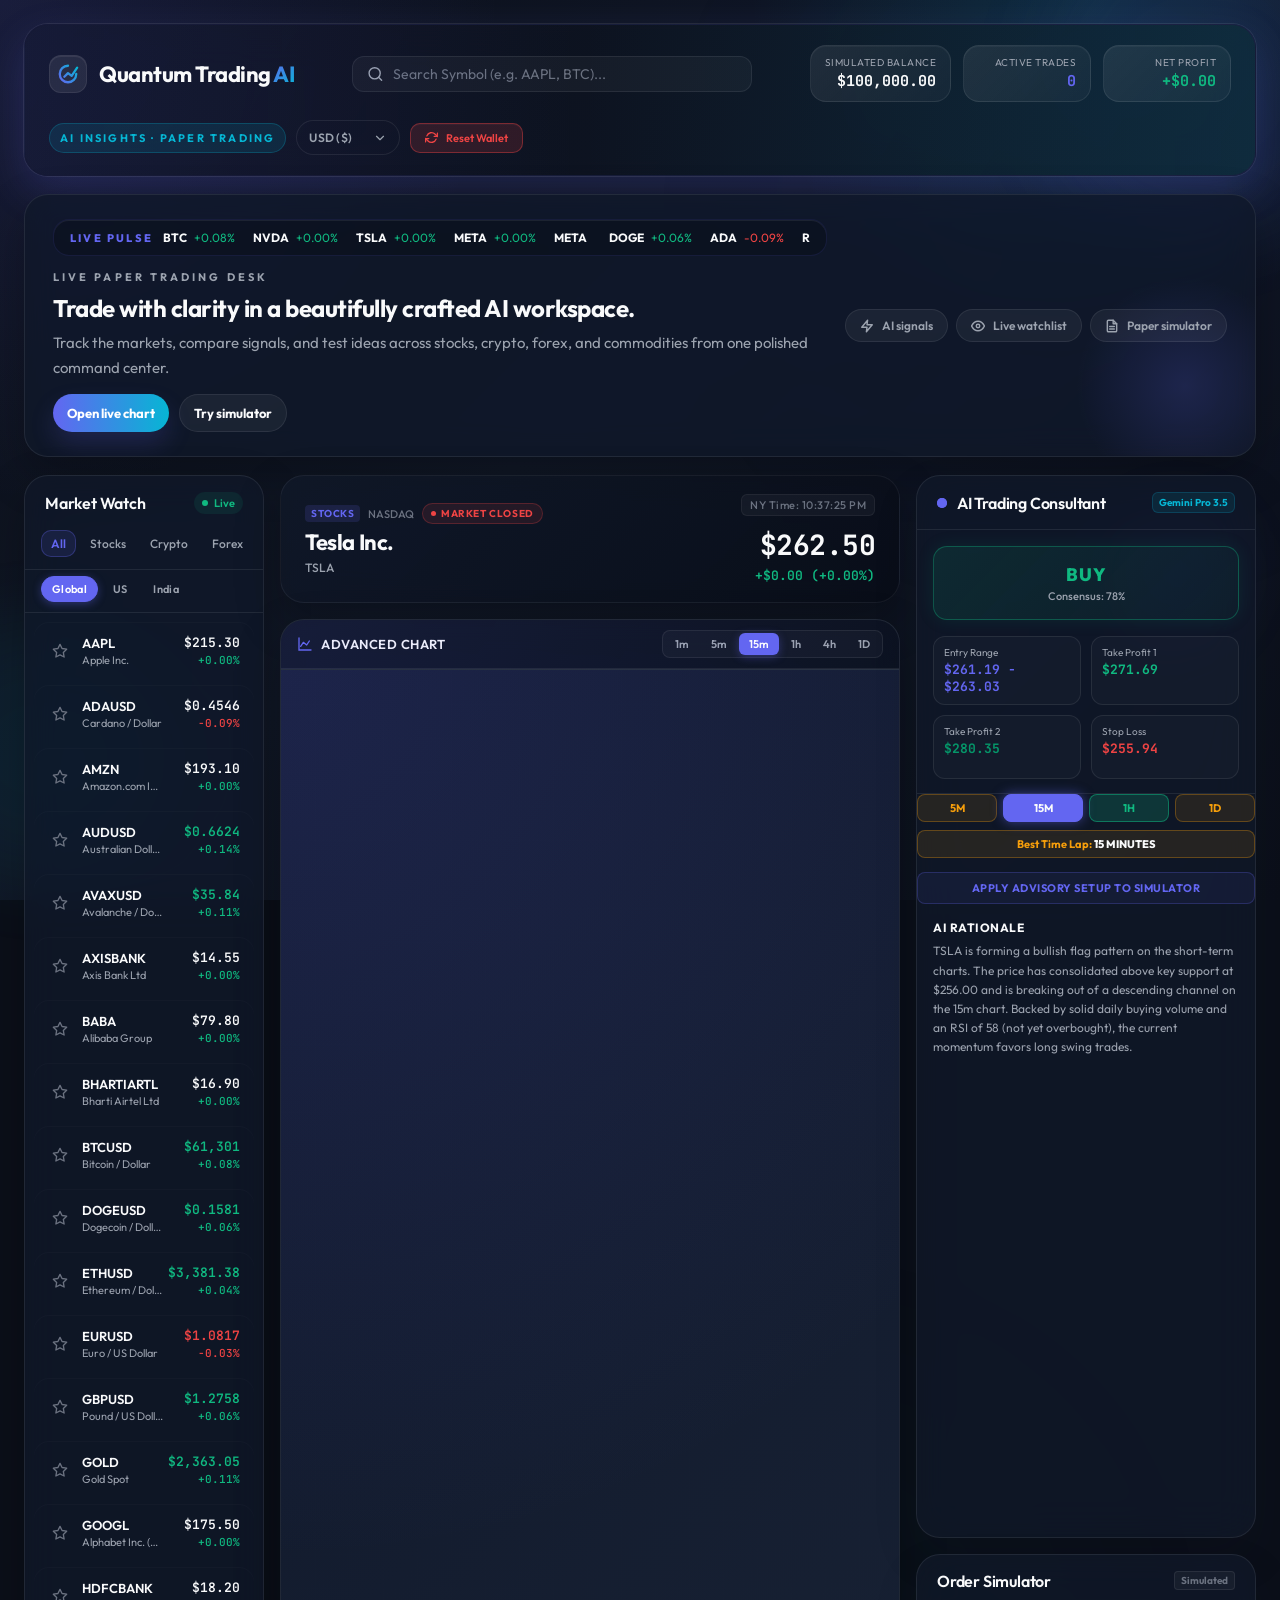
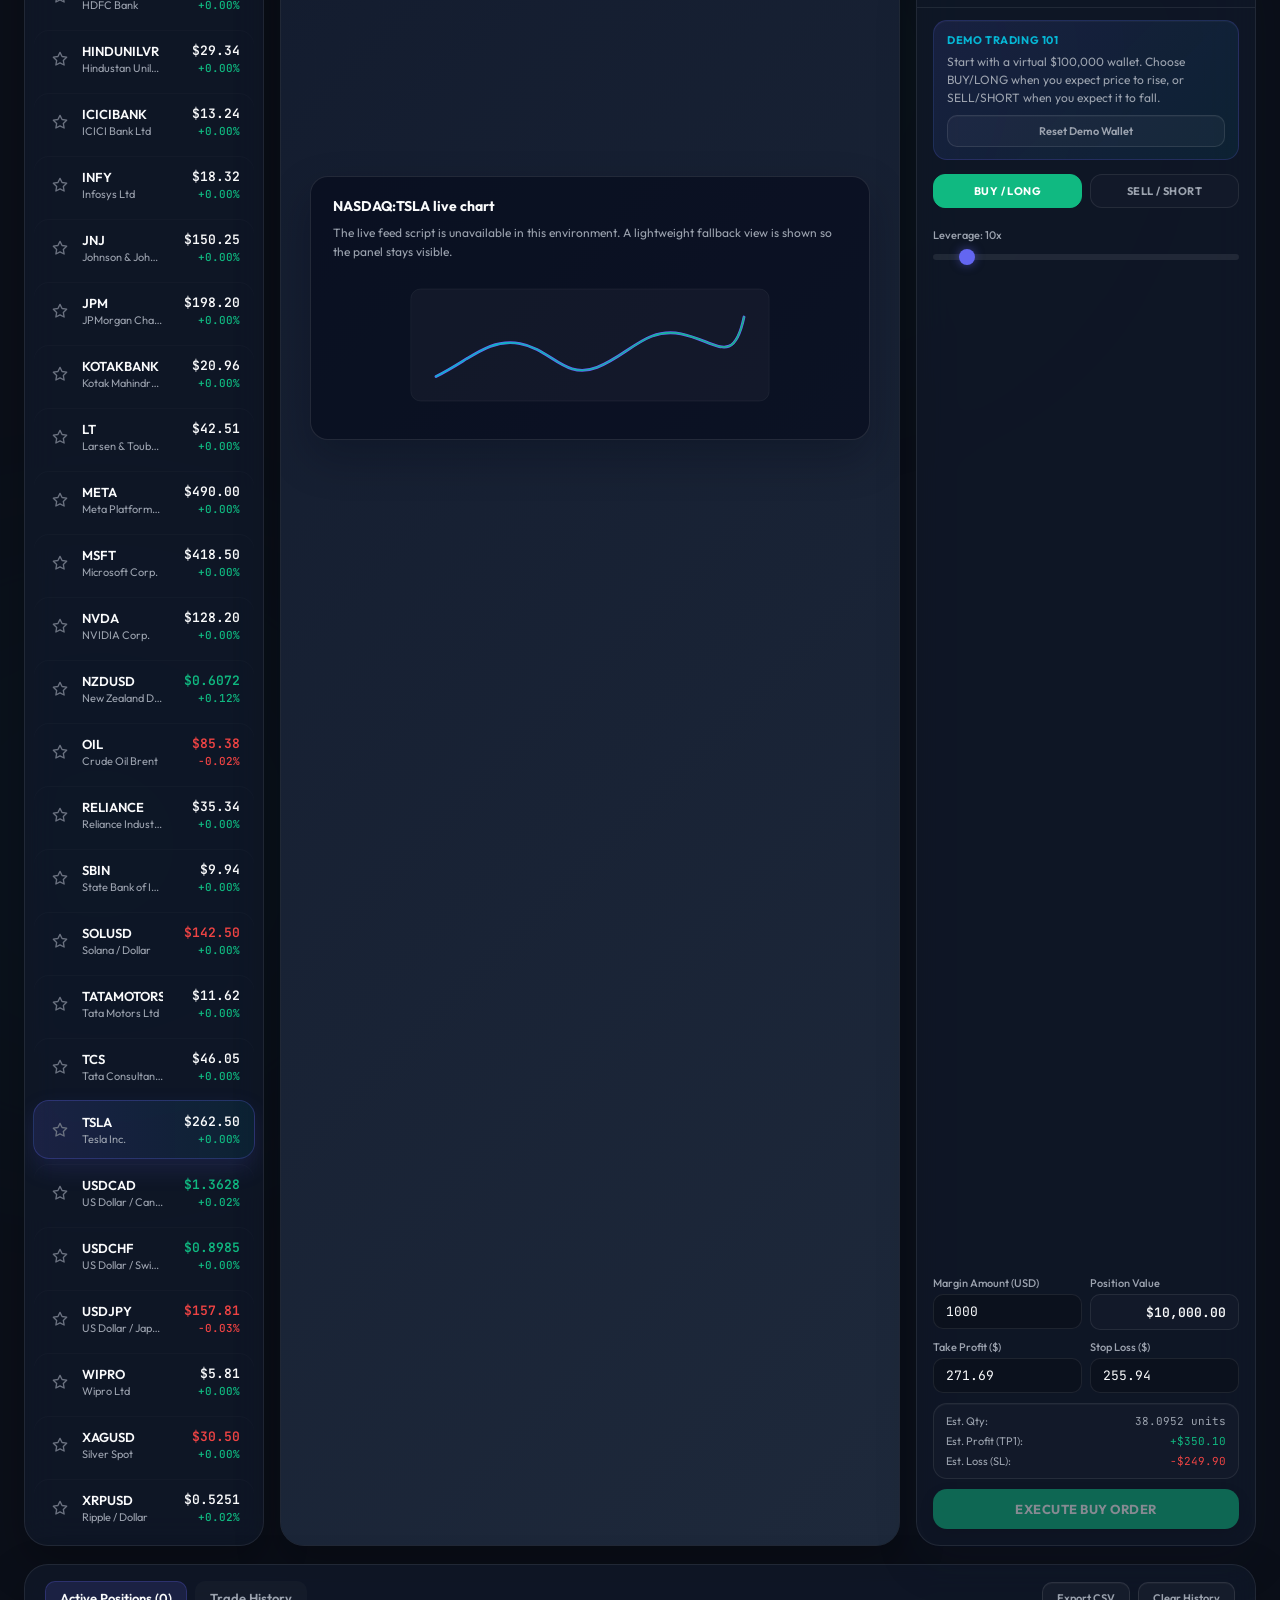
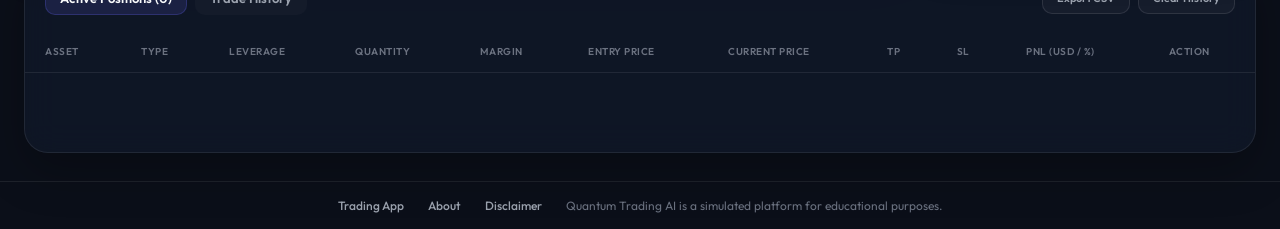
<file: index.html>
<!DOCTYPE html>
<html lang="en">
<head>
    <meta charset="UTF-8">
    <meta name="viewport" content="width=device-width, initial-scale=1.0">
    <title>Quantum Trading AI - Advanced Trading Advisory & Live Charts</title>
    <!-- Google Fonts -->
    <link rel="preconnect" href="https://fonts.googleapis.com">
    <link rel="preconnect" href="https://fonts.gstatic.com" crossorigin>
    <link href="https://fonts.googleapis.com/css2?family=JetBrains+Mono:wght@400;500;700&family=Outfit:wght@300;400;500;600;700;800&display=swap" rel="stylesheet">
    <!-- Main stylesheet -->
    <link rel="stylesheet" href="style.css">
    <!-- TradingView widget script -->
    <script type="text/javascript" src="https://s3.tradingview.com/tv.js"></script>
</head>
<body>
    <!-- Background glows -->
    <div class="bg-glow bg-glow-1"></div>
    <div class="bg-glow bg-glow-2"></div>
    <div class="bg-glow bg-glow-3"></div>

    <div class="app-container">
        <!-- Glassmorphic Header -->
        <header class="app-header">
            <div class="header-logo">
                <div class="logo-icon">
                    <svg viewBox="0 0 24 24" fill="none" xmlns="http://www.w3.org/2000/svg">
                        <path d="M13 2L3 14H12L11 22L21 10H12L13 2Z" stroke="url(#logoGrad)" stroke-width="2" stroke-linecap="round" stroke-linejoin="round"/>
                        <defs>
                            <linearGradient id="logoGrad" x1="3" y1="2" x2="21" y2="22" gradientUnits="userSpaceOnUse">
                                <stop stop-color="#10B981"/>
                                <stop offset="0.5" stop-color="#6366F1"/>
                                <stop offset="1" stop-color="#06B6D4"/>
                            </linearGradient>
                        </defs>
                    </svg>
                </div>
                <h1>Quantum Trading <span class="accent-text">AI</span></h1>
            </div>
            
            <div class="header-search">
                <div class="search-box">
                    <svg class="search-icon" viewBox="0 0 24 24" fill="none" xmlns="http://www.w3.org/2000/svg">
                        <circle cx="11" cy="11" r="8" stroke="currentColor" stroke-width="2"/>
                        <path d="M21 21L16.65 16.65" stroke="currentColor" stroke-width="2" stroke-linecap="round"/>
                    </svg>
                    <input type="text" id="symbol-search" placeholder="Search Symbol (e.g. AAPL, BTC)..." autocomplete="off">
                </div>
            </div>

            <div class="header-stats">
                <div class="stat-card">
                    <div class="stat-label">Simulated Balance</div>
                    <div class="stat-value" id="account-balance">$100,000.00</div>
                </div>
                <div class="stat-card">
                    <div class="stat-label">Active Trades</div>
                    <div class="stat-value text-indigo" id="active-trades-count">0</div>
                </div>
                <div class="stat-card">
                    <div class="stat-label">Net Profit</div>
                    <div class="stat-value" id="net-profit-total">$0.00</div>
                </div>
            </div>
            
            <div class="header-actions">
                <span class="header-chip">AI insights · Paper trading</span>
                <select id="currency-selector" class="currency-selector" aria-label="Select currency">
                    <option value="USD">USD ($)</option>
                    <option value="INR">INR (₹)</option>
                </select>
                <button id="btn-reset-wallet-header" class="btn-secondary btn-header-action btn-danger">
                    <svg xmlns="http://www.w3.org/2000/svg" width="14" height="14" viewBox="0 0 24 24" fill="none" stroke="currentColor" stroke-width="2.5" stroke-linecap="round" stroke-linejoin="round"><path d="M23 4v6h-6"/><path d="M1 20v-6h6"/><path d="M3.51 9a9 9 0 0 1 14.85-3.36L23 10M1 14l4.64 4.36A9 9 0 0 0 20.49 15"/></svg>
                    <span>Reset Wallet</span>
                </button>
            </div>
        </header>

        <section class="hero-strip card">
            <div class="hero-content">
                <div class="market-ticker" aria-label="Market ticker">
                    <span class="market-ticker__label">Live pulse</span>
                    <div class="market-ticker__viewport">
                        <div class="market-ticker__track" id="market-ticker-track"></div>
                    </div>
                </div>
                <p class="hero-eyebrow">Live paper trading desk</p>
                <h2>Trade with clarity in a beautifully crafted AI workspace.</h2>
                <p>Track the markets, compare signals, and test ideas across stocks, crypto, forex, and commodities from one polished command center.</p>
                <div class="hero-actions">
                    <a class="hero-cta hero-cta--primary" href="#chart-container">Open live chart</a>
                    <a class="hero-cta hero-cta--secondary" href="#btn-execute-trade">Try simulator</a>
                </div>
            </div>
            <div class="hero-pills">
                <a href="ai-signals.html" class="hero-pill">
                    <svg xmlns="http://www.w3.org/2000/svg" width="14" height="14" viewBox="0 0 24 24" fill="none" stroke="currentColor" stroke-width="2.5" stroke-linecap="round" stroke-linejoin="round"><path d="M13 2L3 14h9l-1 8 10-12h-9l1-8z"/></svg>
                    <span>AI signals</span>
                </a>
                <a href="#watchlist-section" class="hero-pill">
                    <svg xmlns="http://www.w3.org/2000/svg" width="14" height="14" viewBox="0 0 24 24" fill="none" stroke="currentColor" stroke-width="2.5" stroke-linecap="round" stroke-linejoin="round"><path d="M1 12s4-8 11-8 11 8 11 8-4 8-11 8-11-8-11-8z"></path><circle cx="12" cy="12" r="3"></circle></svg>
                    <span>Live watchlist</span>
                </a>
                <a href="#order-simulator-card" class="hero-pill">
                    <svg xmlns="http://www.w3.org/2000/svg" width="14" height="14" viewBox="0 0 24 24" fill="none" stroke="currentColor" stroke-width="2.5" stroke-linecap="round" stroke-linejoin="round"><path d="M14 2H6a2 2 0 0 0-2 2v16a2 2 0 0 0 2 2h12a2 2 0 0 0 2-2V8z"></path><polyline points="14 2 14 8 20 8"></polyline><line x1="16" y1="13" x2="8" y2="13"></line><line x1="16" y1="17" x2="8" y2="17"></line></svg>
                    <span>Paper simulator</span>
                </a>
            </div>
        </section>

        <div class="dashboard-grid">
            <!-- Left Column: Watchlist & Market Feed -->
            <aside class="sidebar-left card" id="watchlist-section">
                <div class="card-header">
                    <h2>Market Watch</h2>
                    <div class="live-indicator">
                        <span class="pulse-dot"></span> Live
                    </div>
                </div>
                <div class="watchlist-filter">
                    <button class="filter-tab active" data-category="all">All</button>
                    <button class="filter-tab" data-category="stocks">Stocks</button>
                    <button class="filter-tab" data-category="crypto">Crypto</button>
                    <button class="filter-tab" data-category="forex">Forex</button>
                    <button class="filter-tab" data-category="commodities">Commodities</button>
                </div>
                <div class="watchlist-filter secondary-filter" id="country-filter-container">
                    <button class="filter-tab active" data-country="all">Global</button>
                    <button class="filter-tab" data-country="US">US</button>
                    <button class="filter-tab" data-country="India">India</button>
                </div>
                <div class="watchlist-list" id="watchlist-container">
                    <!-- Dynamic Watchlist Items Inject here -->
                    <div class="loading-spinner"></div>
                </div>
            </aside>

            <!-- Center Column: Main Chart & Time-Lap Analyzer -->
            <main class="main-content">
                <!-- Active Ticker Details Banner -->
                <div class="ticker-banner card">
                    <div class="ticker-info">
                        <div class="ticker-meta">
                            <span class="ticker-category-badge" id="active-category">STOCKS</span>
                            <span class="ticker-exchange" id="active-exchange">NASDAQ</span>
                            <span class="market-status-badge open" id="market-status-badge">Market Open</span>
                        </div>
                        <h2 class="ticker-full-name" id="active-full-name">Tesla Inc.</h2>
                        <h3 class="ticker-symbol-name" id="active-symbol">TSLA</h3>
                    </div>
                    <div class="ticker-price-container">
                        <div class="market-clock-display" id="market-clock-display">
                            --:--:--
                        </div>
                        <div class="ticker-live-price" id="active-live-price">$262.50</div>
                        <div class="ticker-change" id="active-price-change">+3.42 (+1.32%)</div>
                    </div>
                </div>

                <!-- Main Chart Panel -->
                <div class="chart-panel card">
                    <div class="chart-header">
                        <div class="chart-title-group">
                            <svg class="chart-title-icon" viewBox="0 0 24 24" fill="none" xmlns="http://www.w3.org/2000/svg">
                                <path d="M3 3V21H21" stroke="currentColor" stroke-width="2" stroke-linecap="round"/>
                                <path d="M18.5 7.5L14.5 13.5L9.5 9.5L5.5 15.5" stroke="currentColor" stroke-width="2" stroke-linecap="round" stroke-linejoin="round"/>
                            </svg>
                            <h3>Advanced Chart</h3>
                        </div>
                        <div class="timeframe-selector" id="chart-timeframe-selector">
                            <button class="timeframe-btn" data-tv-interval="1">1m</button>
                            <button class="timeframe-btn" data-tv-interval="5">5m</button>
                            <button class="timeframe-btn active" data-tv-interval="15">15m</button>
                            <button class="timeframe-btn" data-tv-interval="60">1h</button>
                            <button class="timeframe-btn" data-tv-interval="240">4h</button>
                            <button class="timeframe-btn" data-tv-interval="D">1D</button>
                        </div>
                    </div>
                    <div class="chart-container-wrapper">
                        <div id="chart-container" class="tradingview-container-element"></div>
                    </div>
                </div>

            </main>

            <!-- Right Column: AI Advisory, Calculator & Simulator -->
            <aside class="sidebar-right">
                <!-- AI Advisory Console -->
                <div class="ai-advisory-card card" id="ai-advisory-card">
                    <div class="card-header border-bottom">
                        <div class="logo-group">
                            <div class="ai-pulse-ring"></div>
                            <h2>AI Trading Consultant</h2>
                        </div>
                        <span class="model-badge">Gemini Pro 3.5</span>
                    </div>

                    <div id="ai-card-content" class="ai-card-content">
                        <div class="advisory-signal-box">
                            <div class="signal-indicator" id="advisory-signal-indicator">
                                <div class="signal-text" id="advisory-signal-text">STRONG BUY</div>
                                <div class="signal-percentage" id="advisory-signal-strength">Consensus: <span id="advisory-signal-strength-value">87%</span></div>
                            </div>
                        </div>

                        <div class="advisory-targets">
                            <div class="target-item">
                                <div class="target-label">Entry Range</div>
                                <div class="target-value text-indigo" id="target-entry">$261.20 - $262.90</div>
                            </div>
                            <div class="target-item">
                                <div class="target-label">Take Profit 1</div>
                                <div class="target-value text-buy" id="target-tp1">$271.50</div>
                            </div>
                            <div class="target-item">
                                <div class="target-label">Take Profit 2</div>
                                <div class="target-value text-strong-buy" id="target-tp2">$280.00</div>
                            </div>
                            <div class="target-item">
                                <div class="target-label">Stop Loss</div>
                                <div class="target-value text-sell" id="target-sl">$256.00</div>
                            </div>
                        </div>
                        <div class="advisory-action">
                            <div class="time-lap-summary">
                                <div class="time-lap-item" id="lap-item-5m">
                                    <span class="lap-item-label">5m</span>
                                </div>
                                <div class="time-lap-item" id="lap-item-15m">
                                    <span class="lap-item-label">15m</span>
                                </div>
                                <div class="time-lap-item" id="lap-item-1h">
                                    <span class="lap-item-label">1h</span>
                                </div>
                                <div class="time-lap-item" id="lap-item-1d">
                                    <span class="lap-item-label">1D</span>
                                </div>
                            </div>
                            <div class="optimal-lap-badge" id="optimal-lap-badge">Best Time Lap: <span id="best-lap-value">15 Minutes</span></div>
                            <button class="btn-apply-targets" id="btn-apply-targets">Apply Advisory Setup to Simulator</button>
                        </div>

                        <div class="advisory-rationale">
                            <h4>AI Rationale</h4>
                            <p id="advisory-rationale-text">
                                TSLA shows robust bullish momentum on the 15-minute and 1-hour timeframes. The RSI is constructive at 58, indicating room for further upside. A bullish MACD crossover is confirmed on the hourly timeframe, supported by surging volume. Solid support holds at $256.00, presenting a highly favorable risk-to-reward ratio.
                            </p>
                        </div>
                    </div>
                    <!-- Loader Overlay -->
                    <div class="ai-analysis-loader">
                        <div class="scanner-animation">
                            <div class="scanner-line"></div>
                        </div>
                        <div class="loader-text-container">
                            <span class="loader-text">AI is analyzing market data</span><span class="loader-dots"></span>
                        </div>
                    </div>
                </div>

                <!-- Simulated Order execution / Simulator -->
                <div class="order-simulator-card card" id="order-simulator-card">
                    <div class="card-header border-bottom ">
                        <h2>Order Simulator</h2>
                        <span class="mode-badge">Simulated</span>
                    </div>

                    <div class="demo-trading-guide hidden" id="demo-trading-guide">
                        <div class="demo-guide-title">Demo Trading 101</div>
                        <p>Start with a virtual $100,000 wallet. Choose BUY/LONG when you expect price to rise, or SELL/SHORT when you expect it to fall.</p>
                        <button class="btn-secondary btn-reset-wallet" id="btn-reset-wallet">Reset Demo Wallet</button>
                    </div>

                    <div class="order-type-tabs">
                        <button class="order-tab buy active" id="order-tab-buy">BUY / LONG</button>
                        <button class="order-tab sell" id="order-tab-sell">SELL / SHORT</button>
                    </div>

                    <div class="simulator-inputs">
                        <div class="input-group">
                            <label for="order-leverage">Leverage: <span id="leverage-display">10x</span></label>
                            <input type="range" id="order-leverage" min="1" max="100" value="10" class="slider">
                        </div>

                        <div class="input-group-row">
                            <div class="input-group">
                                <label for="order-margin">Margin Amount (USD)</label>
                                <input type="number" id="order-margin" value="1000" min="10" step="50">
                            </div>
                            <div class="input-group">
                                <label>Position Value</label>
                                <div class="position-value-display" id="position-value-display">$10,000.00</div>
                            </div>
                        </div>

                        <div class="input-group-row">
                            <div class="input-group">
                                <label for="order-tp">Take Profit ($)</label>
                                <input type="number" id="order-tp" value="0" step="0.01">
                            </div>
                            <div class="input-group">
                                <label for="order-sl">Stop Loss ($)</label>
                                <input type="number" id="order-sl" value="0" step="0.01">
                            </div>
                        </div>

                        <div class="risk-reward-estimate">
                            <div class="estimate-row">
                                <span>Est. Qty:</span>
                                <span id="estimate-qty" class="text-mono">38.09 units</span>
                            </div>
                            <div class="estimate-row">
                                <span>Est. Profit (TP1):</span>
                                <span id="estimate-profit" class="text-buy text-mono">+$3,428.57</span>
                            </div>
                            <div class="estimate-row">
                                <span>Est. Loss (SL):</span>
                                <span id="estimate-loss" class="text-sell text-mono">-$2,476.19</span>
                            </div>
                        </div>

                        <button class="btn-execute buy" id="btn-execute-trade">EXECUTE BUY ORDER</button>
                    </div>
                </div>
            </aside>
        </div>

        <!-- Bottom Row: Trading Journal -->
        <section class="journal-section card">
            <div class="card-header ">
                <div class="journal-tabs">
                    <button class="journal-tab active" data-journal-view="active">Active Positions (<span id="active-positions-count-tab">0</span>)</button>
                    <button class="journal-tab" data-journal-view="history">Trade History</button>
                </div>
                <div class="journal-actions">
                    <button class="btn-secondary" id="btn-export-history">Export CSV</button>
                    <button class="btn-secondary" id="btn-clear-history">Clear History</button>
                </div>
            </div>
            
            <div class="journal-table-wrapper">
                <!-- Active Positions Table -->
                <table class="journal-table" id="table-active-positions">
                    <thead>
                        <tr>
                            <th>Asset</th>
                            <th>Type</th>
                            <th>Leverage</th>
                            <th>Quantity</th>
                            <th>Margin</th>
                            <th>Entry Price</th>
                            <th>Current Price</th>
                            <th>TP</th>
                            <th>SL</th>
                            <th>PnL (USD / %)</th>
                            <th>Action</th>
                        </tr>
                    </thead>
                    <tbody id="active-positions-body">
                        <tr>
                            <td colspan="11" class="empty-journal-message">No active positions. Open a simulated trade above to begin trading.</td>
                        </tr>
                    </tbody>
                </table>

                <!-- Trade History Table (hidden by default) -->
                <table class="journal-table hidden" id="table-trade-history">
                    <thead>
                        <tr>
                            <th>Asset</th>
                            <th>Type</th>
                            <th>Leverage</th>
                            <th>Margin</th>
                            <th>Entry Price</th>
                            <th>Exit Price</th>
                            <th>Final PnL</th>
                            <th>Status</th>
                            <th>Time</th>
                        </tr>
                    </thead>
                    <tbody id="trade-history-body">
                        <tr>
                            <td colspan="9" class="empty-journal-message">No trading history available yet.</td>
                        </tr>
                    </tbody>
                </table>
            </div>
        </section>
    </div>

    <footer class="app-footer">
        <a href="index.html">Trading App</a>
        <a href="about.html">About</a>
        <a href="disclaimer.html">Disclaimer</a>
        <span>Quantum Trading AI is a simulated platform for educational purposes.</span>
    </footer>

    <!-- Notification Toast -->
    <div id="toast" class="toast hidden info">
        <div class="toast-icon"></div>
        <span id="toast-message"></span>
    </div>

    <!-- Load main script -->
    <script src="app.js"></script>
</body>
</html>
</file>
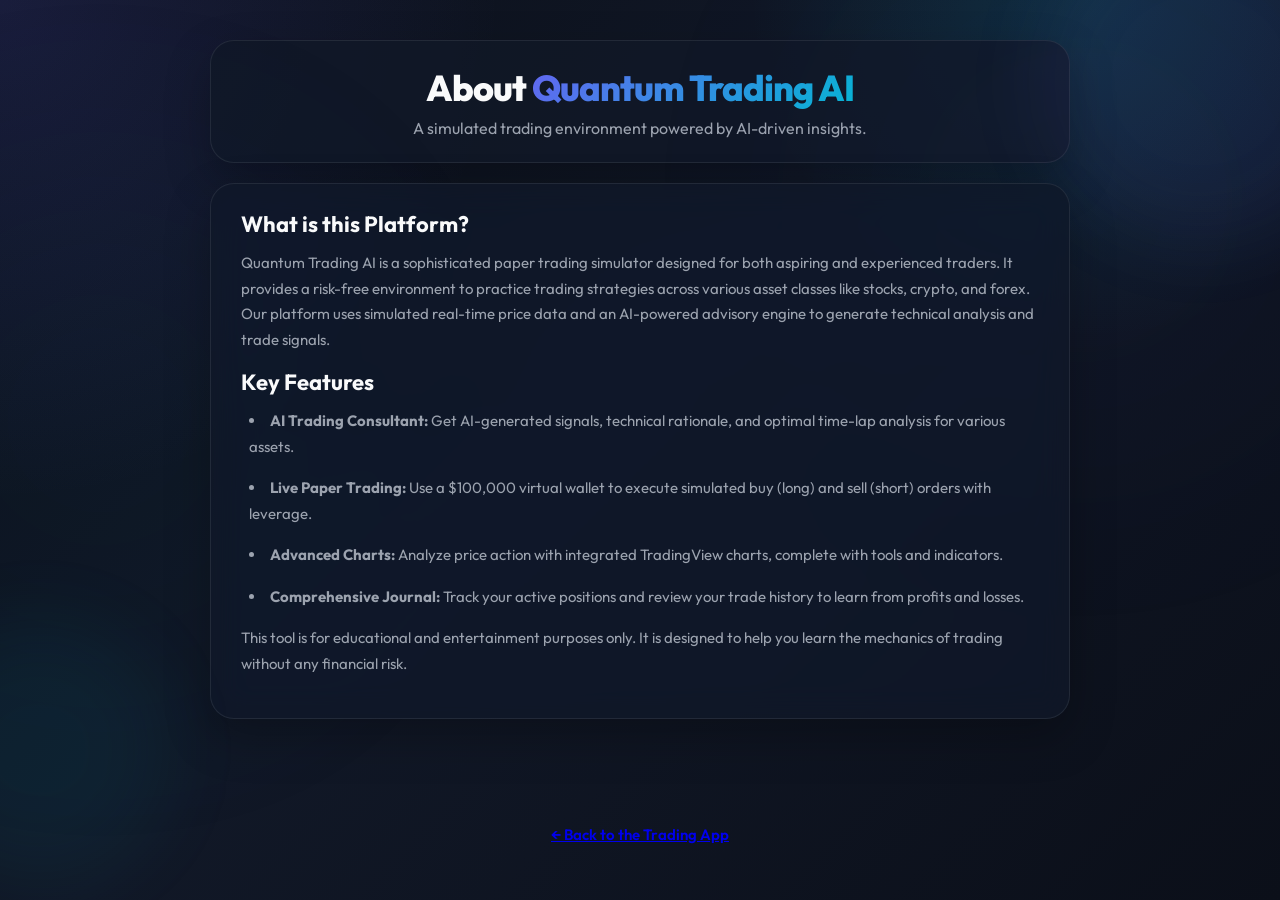
<file: about.html>
<!DOCTYPE html>
<html lang="en">
<head>
    <meta charset="UTF-8">
    <meta name="viewport" content="width=device-width, initial-scale=1.0">
    <title>About - Quantum Trading AI</title>
    <link rel="preconnect" href="https://fonts.googleapis.com">
    <link rel="preconnect" href="https://fonts.gstatic.com" crossorigin>
    <link href="https://fonts.googleapis.com/css2?family=JetBrains+Mono:wght@400;500;700&family=Outfit:wght@300;400;500;600;700;800&display=swap" rel="stylesheet">
    <link rel="stylesheet" href="style.css">
    <link rel="stylesheet" href="static.css">
</head>
<body>
    <div class="bg-glow bg-glow-1"></div>
    <div class="bg-glow bg-glow-2"></div>

    <div class="static-container">
        <header class="static-header">
            <h1>About <span class="accent-text">Quantum Trading AI</span></h1>
            <p>A simulated trading environment powered by AI-driven insights.</p>
        </header>

        <main class="static-content card">
            <h2>What is this Platform?</h2>
            <p>Quantum Trading AI is a sophisticated paper trading simulator designed for both aspiring and experienced traders. It provides a risk-free environment to practice trading strategies across various asset classes like stocks, crypto, and forex. Our platform uses simulated real-time price data and an AI-powered advisory engine to generate technical analysis and trade signals.</p>

            <h2>Key Features</h2>
            <ul>
                <li><strong>AI Trading Consultant:</strong> Get AI-generated signals, technical rationale, and optimal time-lap analysis for various assets.</li>
                <li><strong>Live Paper Trading:</strong> Use a $100,000 virtual wallet to execute simulated buy (long) and sell (short) orders with leverage.</li>
                <li><strong>Advanced Charts:</strong> Analyze price action with integrated TradingView charts, complete with tools and indicators.</li>
                <li><strong>Comprehensive Journal:</strong> Track your active positions and review your trade history to learn from profits and losses.</li>
            </ul>

            <p>This tool is for educational and entertainment purposes only. It is designed to help you learn the mechanics of trading without any financial risk.</p>
        </main>

        <footer class="static-footer"><a href="index.html">← Back to the Trading App</a></footer>
    </div>
</body>
</html>
</file>
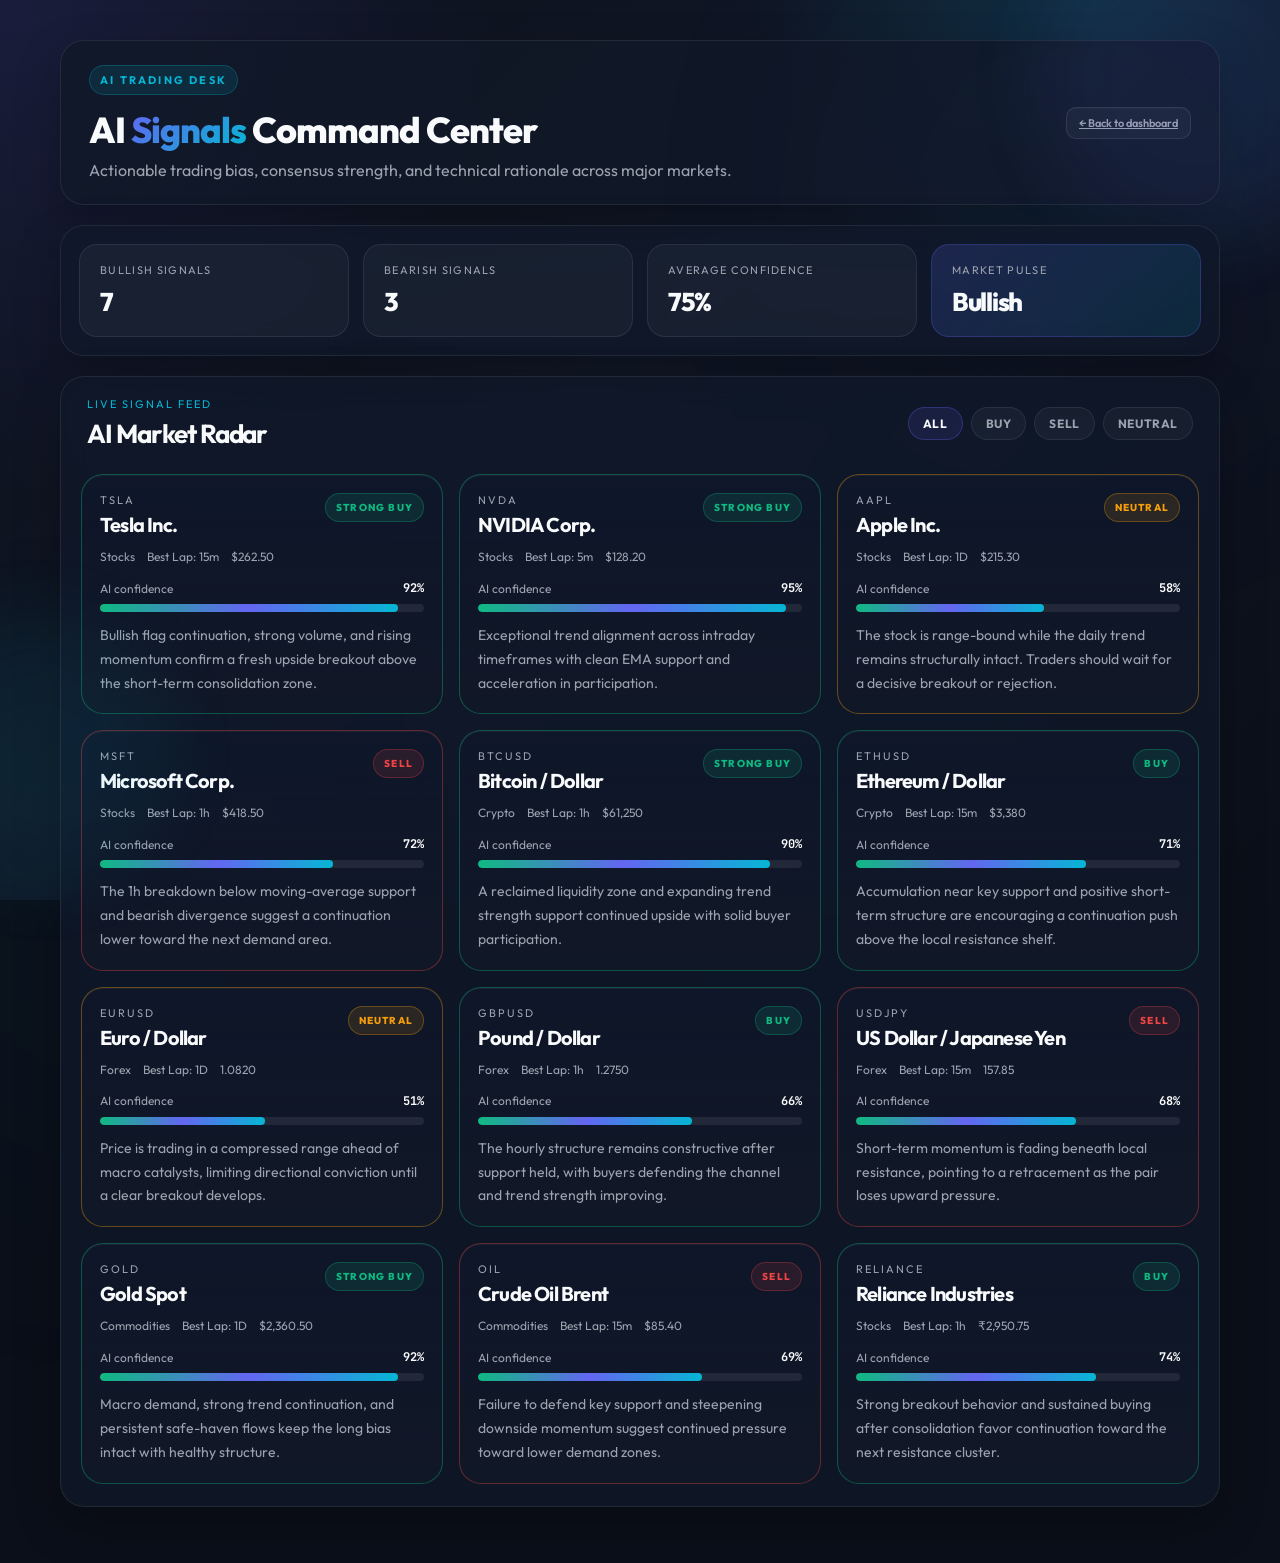
<file: ai-signals.html>
<!DOCTYPE html>
<html lang="en">
<head>
    <meta charset="UTF-8">
    <meta name="viewport" content="width=device-width, initial-scale=1.0">
    <title>AI Signals - Quantum Trading AI</title>
    <link rel="preconnect" href="https://fonts.googleapis.com">
    <link rel="preconnect" href="https://fonts.gstatic.com" crossorigin>
    <link href="https://fonts.googleapis.com/css2?family=JetBrains+Mono:wght@400;500;700&family=Outfit:wght@300;400;500;600;700;800&display=swap" rel="stylesheet">
    <link rel="stylesheet" href="style.css">
    <link rel="stylesheet" href="static.css">
</head>
<body class="signals-page">
    <div class="bg-glow bg-glow-1"></div>
    <div class="bg-glow bg-glow-2"></div>
    <div class="bg-glow bg-glow-3"></div>

    <div class="static-container signals-container">
        <header class="static-header signal-header">
            <div class="signal-header__copy">
                <span class="header-chip">AI trading desk</span>
                <h1>AI <span class="accent-text">Signals</span> Command Center</h1>
                <p>Actionable trading bias, consensus strength, and technical rationale across major markets.</p>
            </div>
            <div class="signal-header__actions">
                <a href="index.html" class="btn-secondary btn-header-action">← Back to dashboard</a>
            </div>
        </header>

        <section class="signal-topbar card">
            <div class="summary-metric">
                <span class="summary-label">Bullish Signals</span>
                <strong id="bullishCount">0</strong>
            </div>
            <div class="summary-metric">
                <span class="summary-label">Bearish Signals</span>
                <strong id="bearishCount">0</strong>
            </div>
            <div class="summary-metric">
                <span class="summary-label">Average Confidence</span>
                <strong id="avgConfidence">0%</strong>
            </div>
            <div class="summary-metric summary-metric--accent">
                <span class="summary-label">Market Pulse</span>
                <strong id="marketPulse">Neutral</strong>
            </div>
        </section>

        <section class="signal-panel card">
            <div class="signal-panel__header">
                <div>
                    <p class="signal-panel__eyebrow">Live signal feed</p>
                    <h2>AI Market Radar</h2>
                </div>
                <div class="signal-filters" aria-label="Signal filters">
                    <button class="signal-filter is-active" data-filter="all">All</button>
                    <button class="signal-filter" data-filter="buy">Buy</button>
                    <button class="signal-filter" data-filter="sell">Sell</button>
                    <button class="signal-filter" data-filter="neutral">Neutral</button>
                </div>
            </div>

            <div id="signal-feed" class="signal-feed" aria-live="polite"></div>
        </section>
    </div>

    <script src="ai-signals.js"></script>
</body>
</html>
</file>
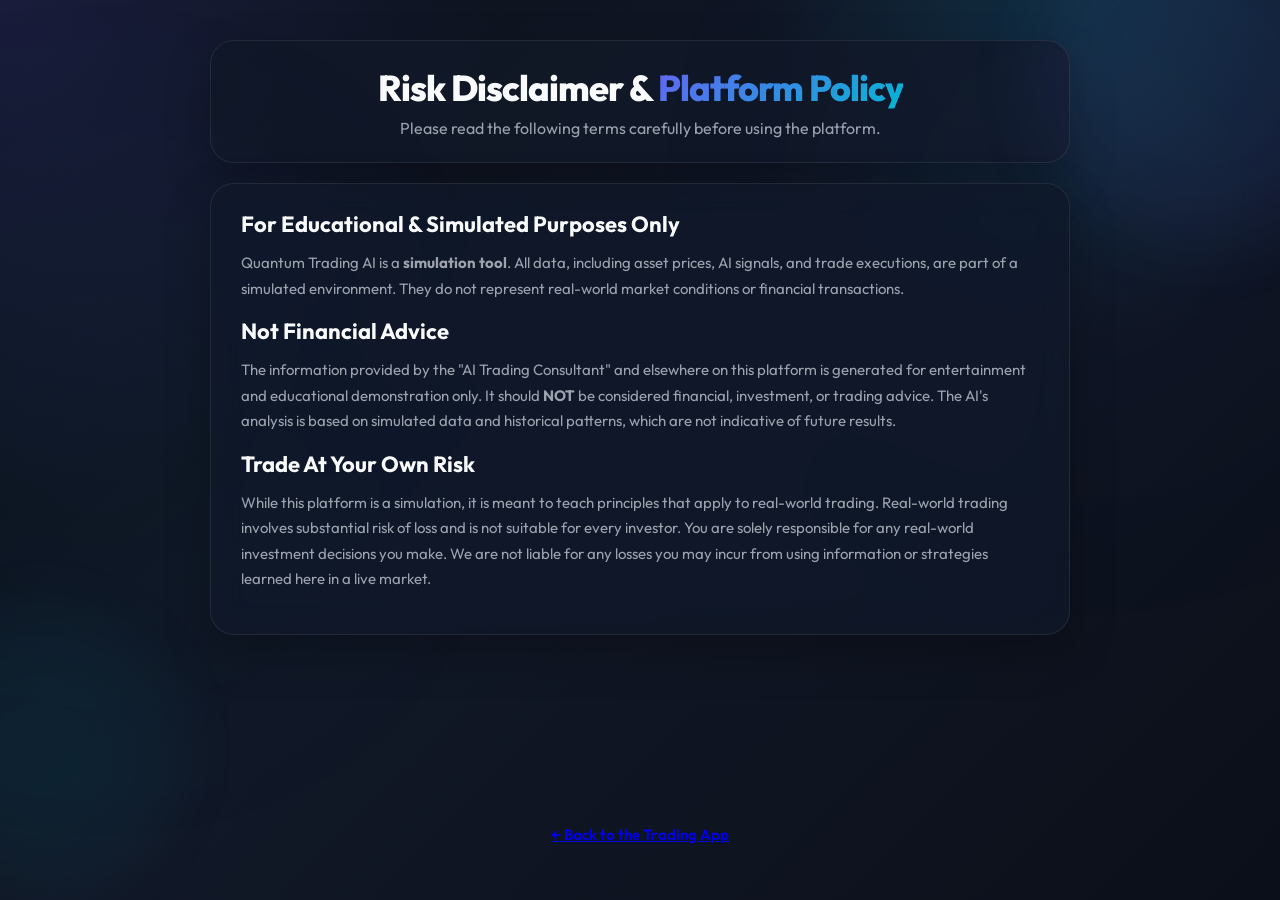
<file: disclaimer.html>
<!DOCTYPE html>
<html lang="en">
<head>
    <meta charset="UTF-8">
    <meta name="viewport" content="width=device-width, initial-scale=1.0">
    <title>Risk Disclaimer - Quantum Trading AI</title>
    <link rel="preconnect" href="https://fonts.googleapis.com">
    <link rel="preconnect" href="https://fonts.gstatic.com" crossorigin>
    <link href="https://fonts.googleapis.com/css2?family=JetBrains+Mono:wght@400;500;700&family=Outfit:wght@300;400;500;600;700;800&display=swap" rel="stylesheet">
    <link rel="stylesheet" href="style.css">
    <link rel="stylesheet" href="static.css">
</head>
<body>
    <div class="bg-glow bg-glow-1"></div>
    <div class="bg-glow bg-glow-2"></div>

    <div class="static-container">
        <header class="static-header">
            <h1>Risk Disclaimer & <span class="accent-text">Platform Policy</span></h1>
            <p>Please read the following terms carefully before using the platform.</p>
        </header>

        <main class="static-content card">
            <h2>For Educational & Simulated Purposes Only</h2>
            <p>Quantum Trading AI is a <strong>simulation tool</strong>. All data, including asset prices, AI signals, and trade executions, are part of a simulated environment. They do not represent real-world market conditions or financial transactions.</p>

            <h2>Not Financial Advice</h2>
            <p>The information provided by the "AI Trading Consultant" and elsewhere on this platform is generated for entertainment and educational demonstration only. It should <strong>NOT</strong> be considered financial, investment, or trading advice. The AI's analysis is based on simulated data and historical patterns, which are not indicative of future results.</p>

            <h2>Trade At Your Own Risk</h2>
            <p>While this platform is a simulation, it is meant to teach principles that apply to real-world trading. Real-world trading involves substantial risk of loss and is not suitable for every investor. You are solely responsible for any real-world investment decisions you make. We are not liable for any losses you may incur from using information or strategies learned here in a live market.</p>
        </main>

        <footer class="static-footer"><a href="index.html">← Back to the Trading App</a></footer>
    </div>
</body>
</html>
</file>
<file: style.css>
/* Reset and Base Styles */
* {
    margin: 0;
    padding: 0;
    box-sizing: border-box;
    font-family: 'Outfit', -apple-system, BlinkMacSystemFont, "Segoe UI", Roboto, sans-serif;
    -webkit-font-smoothing: antialiased;
}

html {
    scroll-behavior: smooth;
}

:root {
    /* Color Palette */
    --bg-darker: #0B0F19;
    --bg-dark: #111827;
    --bg-card: rgba(17, 24, 39, 0.8);
    --bg-card-hover: rgba(30, 41, 59, 0.8);

    --border-color: rgba(255, 255, 255, 0.08);
    --border-hover: rgba(99, 102, 241, 0.35);

    --text-primary: #F9FAFB;
    --text-secondary: #9CA3AF;
    --text-muted: #6B7280;

    /* Neon Signals */
    --color-buy: #10B981; /* Maintained for high-visibility signals */
    --color-buy-rgb: 16, 185, 129;
    --color-strong-buy: #059669;
    --color-sell: #EF4444;
    --color-sell-rgb: 239, 68, 68;
    --color-strong-sell: #DC2626;
    --color-neutral: #F59E0B;
    --color-neutral-rgb: 245, 158, 11;

    --color-indigo: #6366F1;
    --color-indigo-rgb: 99, 102, 241;
    --color-cyan: #06B6D4;
    --color-cyan-rgb: 6, 182, 212;

    --shadow-soft: 0 18px 45px rgba(0, 0, 0, 0.25);
    --shadow-glow: 0 0 0 1px rgba(255, 255, 255, 0.08), 0 16px 42px rgba(99, 102, 241, 0.2);

    /* Transition speeds */
    --transition-fast: 0.2s cubic-bezier(0.4, 0, 0.2, 1);
    --transition-normal: 0.3s cubic-bezier(0.4, 0, 0.2, 1);
}

body {
    background-color: var(--bg-darker);
    background-image:
        radial-gradient(circle at top left, rgba(var(--color-indigo-rgb), 0.16), transparent 32%),
        radial-gradient(circle at 85% 0%, rgba(var(--color-cyan-rgb), 0.14), transparent 24%),
        linear-gradient(135deg, var(--bg-darker) 0%, var(--bg-dark) 45%, var(--bg-darker) 100%);
    color: var(--text-primary);
    overflow-x: hidden;
    font-size: 15px;
    min-height: 100vh;
    position: relative;
    background-attachment: fixed;
}

body::before,
body::after {
    content: "";
    position: fixed;
    border-radius: 50%;
    filter: blur(40px);
    opacity: 0.5;
    pointer-events: none;
    animation: floatOrb 10s ease-in-out infinite alternate;
    z-index: 0;
}

body::before {
    width: 320px;
    height: 320px;
    top: -80px;
    right: -80px;
    background: rgba(99, 102, 241, 0.16);
}

body::after {
    width: 260px;
    height: 260px;
    bottom: 20px;
    left: -90px;
    background: rgba(6, 182, 212, 0.14);
    animation-delay: -4s;
}

/* Background Glowing Accents */
.bg-glow {
    position: absolute;
    width: 600px;
    height: 600px;
    border-radius: 50%;
    filter: blur(150px);
    opacity: 0.08;
    pointer-events: none;
    z-index: 0;
}

.bg-glow-1 {
    background: radial-gradient(circle, var(--color-indigo) 0%, transparent 70%);
    top: -100px;
    right: -100px;
}

.bg-glow-2 {
    background: radial-gradient(circle, var(--color-cyan) 0%, transparent 70%);
    bottom: 20%;
    left: -200px;
}

.bg-glow-3 {
    background: radial-gradient(circle, var(--color-buy) 0%, transparent 70%);
    top: 40%;
    right: 15%;
}

/* Scrollbar customization */
::-webkit-scrollbar {
    width: 10px;
    height: 10px;
}
::-webkit-scrollbar-track {
    background: rgba(255, 255, 255, 0.05); /* Subtle light track for dark theme */
}
::-webkit-scrollbar-thumb {
    background: rgba(255, 255, 255, 0.2); /* More visible light thumb */
    border-radius: 4px;
}
::-webkit-scrollbar-thumb:hover {
    background: rgba(255, 255, 255, 0.4); /* Lighter thumb on hover */
}

/* Helper Utilities */
.text-buy { color: var(--color-buy); }
.text-strong-buy { color: var(--color-strong-buy); font-weight: 700; }
.text-sell { color: var(--color-sell); }
.text-strong-sell { color: var(--color-strong-sell); font-weight: 700; }
.text-neutral { color: var(--color-neutral); }
.text-indigo { color: var(--color-indigo); }
.text-cyan { color: var(--color-cyan); }
.text-mono { font-family: 'JetBrains Mono', monospace; }
.hidden { display: none !important; }
.accent-text {
    background: linear-gradient(135deg, var(--color-indigo) 0%, var(--color-cyan) 100%);
    background-clip: text;
    -webkit-background-clip: text;
    -webkit-text-fill-color: transparent;
}

/* Layout Framework */
.app-container {
    position: relative;
    z-index: 1;
    max-width: 1680px;
    margin: 0 auto;
    padding: 24px 24px 28px;
    display: flex;
    flex-direction: column;
    gap: 18px;
    min-height: 100vh;
}

/* TradingView Ticker Tape */
.ticker-tape-container {
    width: 100%;
    border-radius: 12px;
    overflow: hidden;
    border: 1px solid var(--border-color);
    background: rgba(11, 15, 25, 0.8);
    height: 46px;
    z-index: 10;
}

/* Header Styling */
.app-header {
    display: flex;
    align-items: center;
    justify-content: space-between;
    flex-wrap: wrap;
    padding: 20px 24px; /* Glassmorphic Header */
    border: 1px solid rgba(99, 102, 241, 0.12);
    border-radius: 24px;
    backdrop-filter: blur(20px) saturate(180%);
    -webkit-backdrop-filter: blur(20px) saturate(180%);
    box-shadow: var(--shadow-glow);
    gap: 18px;
    background: linear-gradient(120deg, rgba(11, 15, 25, 0.9), rgba(17, 24, 39, 0.95));
    position: relative;
    overflow: hidden;
    animation: fadeUp 0.6s ease both;
}

.app-header::before {
    content: "";
    position: absolute;
    inset: 0;
    background: linear-gradient(90deg, rgba(99, 102, 241, 0.12), transparent 45%, rgba(6, 182, 212, 0.12));
    pointer-events: none;
}

.header-logo {
    display: flex;
    align-items: center;
    gap: 12px;
    position: relative;
    z-index: 1;
}

.logo-icon {
    width: 38px;
    height: 38px;
    display: flex;
    align-items: center;
    justify-content: center;
    background: rgba(255, 255, 255, 0.08);
    border: 1px solid rgba(255, 255, 255, 0.08);
    border-radius: 12px;
    box-shadow: inset 0 1px 0 rgba(255, 255, 255, 0.08);
}

.logo-icon svg {
    width: 22px;
    height: 22px;
    overflow: visible; /* Ensure stroke is not clipped during animation */
}

.logo-path-circle {
    stroke-dasharray: 43;
    stroke-dashoffset: 43;
    animation: draw-logo 1.2s cubic-bezier(0.65, 0, 0.35, 1) 0.5s forwards;
}

.logo-path-breakout {
    stroke-dasharray: 22;
    stroke-dashoffset: 22;
    animation: draw-logo 1s cubic-bezier(0.65, 0, 0.35, 1) 1.2s forwards;
}

@keyframes draw-logo {
    to { stroke-dashoffset: 0; }
}

.header-logo h1 {
    font-size: 22px;
    font-weight: 700;
    letter-spacing: -0.5px;
}

.header-chip {
    display: inline-flex;
    align-items: center;
    gap: 6px;
    padding: 7px 10px;
    border-radius: 999px;
    font-size: 11px;
    font-weight: 700;
    letter-spacing: 0.2em;
    text-transform: uppercase;
    color: var(--color-cyan);
    background: rgba(6, 182, 212, 0.12);
    border: 1px solid rgba(6, 182, 212, 0.24);
    position: relative;
    z-index: 1;
}

/* Header Search */
.header-search {
    flex: 1;
    max-width: 400px;
}

.search-box {
    display: flex;
    align-items: center;
    background: rgba(255, 255, 255, 0.04);
    border: 1px solid var(--border-color);
    border-radius: 12px; /* Softer corners */
    padding: 8px 14px;
    gap: 10px;
    transition: var(--transition-fast);
}

.search-box:focus-within {
    border-color: var(--border-hover);
    background: rgba(255, 255, 255, 0.06); /* Subtle background change */
    box-shadow: 0 0 12px rgba(99, 102, 241, 0.15);
}

.search-icon {
    width: 18px;
    height: 18px;
    color: var(--text-secondary);
}

.search-box input {
    background: transparent;
    border: none;
    outline: none;
    color: var(--text-primary);
    width: 100%;
    font-size: 14px;
}

.search-box input::placeholder {
    color: var(--text-muted);
}

/* Header Stats */
.header-stats {
    display: flex;
    gap: 12px;
    position: relative;
    z-index: 1;
}

.stat-card {
    background: linear-gradient(135deg, rgba(255, 255, 255, 0.08), rgba(255, 255, 255, 0.03));
    border: 1px solid rgba(255, 255, 255, 0.08);
    border-radius: 16px;
    padding: 10px 14px;
    min-width: 128px;
    text-align: right;
    transition: transform 0.2s ease, border-color 0.2s ease, box-shadow 0.2s ease;
    box-shadow: inset 0 1px 0 rgba(255, 255, 255, 0.04);
}

.stat-card:hover {
    transform: translateY(-2px);
    border-color: rgba(99, 102, 241, 0.4);
    box-shadow: 0 10px 24px rgba(99, 102, 241, 0.14);
}

.stat-label {
    font-size: 10px;
    color: var(--text-secondary);
    text-transform: uppercase;
    letter-spacing: 0.5px;
    margin-bottom: 2px;
}

.stat-value {
    font-family: 'JetBrains Mono', monospace;
    font-size: 15px;
    font-weight: 700;
    transition: color var(--transition-fast);
}

/* Cards System */
.card {
    background: var(--bg-card);
    border: 1px solid var(--border-color);
    border-radius: 24px;
    backdrop-filter: blur(16px) saturate(180%);
    -webkit-backdrop-filter: blur(16px) saturate(180%);
    overflow: hidden;
    box-shadow: var(--shadow-soft);
    transition: transform 0.25s ease, border-color var(--transition-fast), box-shadow var(--transition-fast);
    animation: fadeUp 0.65s ease both;
}

.card:hover {
    transform: translateY(-2px);
    box-shadow: 0 20px 46px rgba(15, 23, 42, 0.12);
    border-color: rgba(99, 102, 241, 0.2);
}

.hero-strip {
    display: flex;
    justify-content: space-between;
    align-items: center;
    gap: 18px;
    padding: 24px 28px;
    position: relative;
    overflow: hidden;
}

.hero-content {
    flex: 1 1 auto;
    min-width: 0;
}

.hero-strip::before {
    content: "";
    position: absolute;
    inset: auto -40px -40px auto;
    width: 220px;
    height: 220px;
    background: radial-gradient(circle, rgba(99, 102, 241, 0.18), transparent 70%);
    pointer-events: none;
}

.hero-eyebrow {
    font-size: 11px;
    font-weight: 700;
    letter-spacing: 0.28em;
    text-transform: uppercase;
    color: var(--color-cyan);
    margin-bottom: 8px;
}

.hero-strip h2 {
    font-size: 24px;
    line-height: 1.2;
    letter-spacing: -0.5px;
    margin-bottom: 8px;
}

.hero-strip p {
    color: var(--text-secondary);
    line-height: 1.65;
    max-width: 760px;
}

.hero-actions {
    display: flex;
    flex-wrap: wrap;
    gap: 10px;
    margin-top: 14px;
}

.hero-cta {
    display: inline-flex;
    align-items: center;
    justify-content: center;
    padding: 10px 14px;
    border-radius: 999px;
    font-size: 13px;
    font-weight: 700;
    text-decoration: none;
    transition: transform 0.2s ease, box-shadow 0.2s ease, background 0.2s ease;
}

.hero-cta:hover {
    transform: translateY(-1px);
}

.hero-cta--primary {
    color: white;
    background: linear-gradient(90deg, var(--color-indigo), var(--color-cyan));
    box-shadow: 0 12px 24px rgba(99, 102, 241, 0.18);
}

.hero-cta--secondary {
    color: var(--text-primary);
    background: rgba(255, 255, 255, 0.05);
    border: 1px solid var(--border-color);
}

.hero-pills {
    display: flex;
    gap: 8px;
    justify-content: flex-end;
    flex-shrink: 0;
}

.hero-pill {
    display: inline-flex;
    align-items: center;
    gap: 8px;
    padding: 8px 14px;
    border-radius: 999px;
    background: rgba(255, 255, 255, 0.05);
    border: 1px solid var(--border-color);
    color: var(--text-secondary);
    font-size: 12px;
    font-weight: 600;
    text-decoration: none;
    transition: all 0.2s ease;
    /* Animation */
    opacity: 0;
    animation: fadeUp 0.5s ease-out forwards;
}

.hero-pill:hover {
    color: var(--text-primary);
    background: rgba(255, 255, 255, 0.1);
    border-color: rgba(255, 255, 255, 0.2);
    transform: translateY(-1px);
    box-shadow: 0 4px 12px rgba(0,0,0,0.1);
}

.hero-pills .hero-pill:nth-child(1) {
    animation-delay: 0.7s;
}

.hero-pills .hero-pill:nth-child(2) {
    animation-delay: 0.8s;
}

.hero-pills .hero-pill:nth-child(3) {
    animation-delay: 0.9s;
}

.market-ticker {
    display: flex;
    align-items: center;
    gap: 10px;
    padding: 10px 16px;
    margin: 0 0 12px;
    border: 1px solid rgba(99, 102, 241, 0.12);
    border-radius: 16px; /* Market Ticker */
    background: rgba(0, 0, 0, 0.2);
    overflow: hidden;
    box-shadow: inset 0 1px 0 rgba(255, 255, 255, 0.07);
}

.market-ticker__label {
    font-size: 11px;
    font-weight: 800;
    text-transform: uppercase;
    letter-spacing: 0.2em;
    color: var(--color-indigo);
    white-space: nowrap;
    flex-shrink: 0;
}

.market-ticker__viewport {
    flex: 1;
    min-width: 0;
    overflow: hidden;
}

.market-ticker__track {
    display: flex;
    gap: 18px;
    white-space: nowrap;
    animation: marquee 18s linear infinite;
    width: max-content;
}

.market-ticker__item {
    font-size: 12px;
    color: var(--text-secondary);
}

.market-ticker__item strong {
    color: var(--text-primary);
    margin-right: 4px;
}


.card-header {
    display: flex;
    justify-content: space-between;
    align-items: center;
    padding: 16px 20px;
}

.card-header h2 {
    font-size: 16px;
    font-weight: 600;
    letter-spacing: -0.2px;
}

.border-bottom {
    border-bottom: 1px solid var(--border-color);
}

/* Dashboard Grid Grid Layout */
.dashboard-grid {
    display: grid;
    grid-template-columns: minmax(260px, 280px) minmax(0, 1.5fr) minmax(340px, 380px);
    gap: 16px;
    flex: 1;
    align-items: stretch;
}

/* Sidebar Left: Watchlist */
.sidebar-left {
    display: flex;
    flex-direction: column;
    min-height: 0;
    height: auto;
}

.sidebar-left,
.main-content,
.sidebar-right {
    min-height: 0;
}

.live-indicator {
    display: flex;
    align-items: center;
    gap: 6px;
    font-size: 11px;
    font-weight: 600;
    color: var(--color-buy);
    background: rgba(16, 185, 129, 0.1);
    padding: 4px 8px;
    border-radius: 20px;
}

.pulse-dot {
    width: 6px;
    height: 6px;
    background: var(--color-buy);
    border-radius: 50%;
    box-shadow: 0 0 0 0 rgba(16, 185, 129, 0.7);
    animation: pulse 1.6s infinite;
}

@keyframes pulse {
    0% {
        transform: scale(0.95);
        box-shadow: 0 0 0 0 rgba(16, 185, 129, 0.7);
    }
    70% {
        transform: scale(1);
        box-shadow: 0 0 0 6px rgba(16, 185, 129, 0);
    }
    100% {
        transform: scale(0.95);
        box-shadow: 0 0 0 0 rgba(16, 185, 129, 0);
    }
}

@keyframes floatOrb {
    from {
        transform: translate3d(0, 0, 0) scale(1);
    }
    to {
        transform: translate3d(20px, -18px, 0) scale(1.04);
    }
}

@keyframes chartSweep {
    from {
        transform: translateX(-10%);
    }
    to {
        transform: translateX(10%);
    }
}

@keyframes animatedGrid {
    0% { background-position: 0 0; }
    100% { background-position: 34px 34px; }
}

@keyframes marquee {
    from {
        transform: translateX(0);
    }
    to {
        transform: translateX(-50%);
    }
}

.watchlist-filter {
    display: flex;
    gap: 4px;
    padding: 0 16px 12px 16px;
    border-bottom: 1px solid var(--border-color);
    overflow-x: auto;
}

.watchlist-filter.secondary-filter {
    padding-top: 6px;
    padding-bottom: 10px;
    border-bottom: 1px solid var(--border-color);
    background: transparent;
    position: relative;
}

.secondary-filter-label {
    font-size: 9px;
    font-weight: 700;
    letter-spacing: 1px;
    text-transform: uppercase;
    color: var(--text-muted);
    padding: 0 16px 4px 16px;
    display: block;
    opacity: 0.6;
}

/* Hide scrollbar in filter tabs */
.watchlist-filter::-webkit-scrollbar {
    display: none;
}

.filter-tab {
    background: transparent;
    border: none;
    outline: none;
    color: var(--text-secondary);
    font-size: 12px;
    font-weight: 500;
    padding: 6px 10px;
    border-radius: 10px; /* Softer corners */
    cursor: pointer;
    white-space: nowrap;
    transition: var(--transition-fast);
}

.filter-tab:hover {
    color: var(--text-primary);
    background: rgba(255, 255, 255, 0.04);
}

.filter-tab.active {
    color: var(--color-indigo);
    background: rgba(99, 102, 241, 0.12);
    font-weight: 600;
    box-shadow: inset 0 0 0 1px rgba(99, 102, 241, 0.3);
}

/* Country tab styling: distinct flag-pill look */
#country-filter-container .filter-tab {
    display: flex;
    align-items: center;
    gap: 5px;
    font-size: 11px;
    font-weight: 600;
    padding: 5px 10px;
    border-radius: 20px;
    letter-spacing: 0.3px;
    border: 1px solid transparent;
    transition: all 0.2s ease;
}

#country-filter-container .filter-tab:hover {
    border-color: rgba(255,255,255,0.1);
    background: rgba(255,255,255,0.05);
}

#country-filter-container .filter-tab.active {
    color: #ffffff; /* White text for active country tab */
    background: var(--color-indigo); /* Default active background, fine for dark mode */
    border-color: var(--color-indigo); /* Default active border */
    box-shadow: 0 2px 8px rgba(99, 102, 241, 0.35); /* Consistent shadow */
}

#country-filter-container .filter-tab[data-country="US"].active {
    background: #3B82F6; /* Tailwind blue-500 */
    border-color: #3B82F6;
    box-shadow: 0 2px 8px rgba(59, 130, 246, 0.35);
}

#country-filter-container .filter-tab[data-country="India"].active {
    background: #F97316; /* Tailwind orange-500 */
    border-color: #F97316;
    box-shadow: 0 2px 8px rgba(249, 115, 22, 0.35);
}

.watchlist-list {
    flex: 1;
    overflow-y: scroll; /* Changed to 'scroll' to always show scrollbar */
    padding: 8px;
    display: flex;
    flex-direction: column;
    gap: 4px;
}

.watchlist-item {
    display: flex;
    align-items: center;
    justify-content: space-between;
    padding: 12px 14px;
    border-radius: 16px;
    cursor: pointer;
    transition: transform 0.2s ease, background 0.2s ease, border-color 0.2s ease, box-shadow 0.2s ease;
    border: 1px solid transparent;
    box-shadow: inset 0 1px 0 rgba(255, 255, 255, 0.02);
}

.watchlist-item:hover {
    transform: translateX(3px);
    background: var(--bg-card-hover); /* Uses dark theme variable */
    border-color: rgba(99, 102, 241, 0.18);
    box-shadow: 0 10px 22px rgba(99, 102, 241, 0.11);
}

.watchlist-item.active {
    background: linear-gradient(90deg, rgba(99, 102, 241, 0.15), rgba(6, 182, 212, 0.08));
    border-color: rgba(99, 102, 241, 0.28);
    box-shadow: 0 10px 24px rgba(99, 102, 241, 0.14);
}

.watchlist-item-left {
    display: flex;
    align-items: center;
    gap: 10px;
    max-width: 60%;
}

.watchlist-fav-btn {
    background: transparent;
    border: none;
    padding: 0;
    margin: 0;
    cursor: pointer;
    display: flex;
    align-items: center;
    justify-content: center;
    width: 24px;
    height: 24px;
    flex-shrink: 0;
}

.watchlist-fav-btn svg {
    width: 16px;
    height: 16px;
    color: var(--text-muted);
    transition: all 0.2s ease;
    stroke-width: 2;
}

.watchlist-fav-btn:hover svg {
    color: #FBBF24; /* A gold/yellow color */
    transform: scale(1.1);
}

.watchlist-fav-btn.favorited svg {
    fill: #FBBF24;
    color: #FBBF24;
    stroke-width: 1.5;
}

.watchlist-symbol {
    font-weight: 600;
    font-size: 13px;
    color: var(--text-primary);
}

.watchlist-item-info {
    display: flex;
    flex-direction: column;
    gap: 2px;
    overflow: hidden;
}

.watchlist-name {
    font-size: 11px;
    color: var(--text-secondary);
    white-space: nowrap;
    overflow: hidden;
    text-overflow: ellipsis;
}

.watchlist-item-right {
    text-align: right;
    display: flex;
    flex-direction: column;
    gap: 2px;
}

.watchlist-price {
    font-family: 'JetBrains Mono', monospace;
    font-size: 13px;
    font-weight: 600;
}

.watchlist-change {
    font-family: 'JetBrains Mono', monospace;
    font-size: 11px;
    font-weight: 500;
}

.loading-spinner {
    width: 24px;
    height: 24px;
    border: 2px solid rgba(255, 255, 255, 0.1);
    border-top-color: var(--color-indigo);
    border-radius: 50%;
    margin: 32px auto;
    animation: spin 0.8s linear infinite;
}

@keyframes spin {
    to { transform: rotate(360deg); }
}

/* Center Content: Chart & Multi-Timeframe Gauge Grid */
.main-content {
    display: flex;
    flex-direction: column;
    gap: 16px;
    min-height: 0; /* Allow content to dictate height on smaller screens */
}

/* Active Ticker details Banner */
.ticker-banner {
    padding: 18px 24px;
    display: flex;
    justify-content: space-between;
    align-items: center;
    background: linear-gradient(135deg, rgba(17, 24, 39, 0.84) 0%, rgba(9, 13, 22, 0.86) 100%);
    border: 1px solid rgba(255,255,255,0.06);
    color: var(--text-primary); /* Ensure text is light on this dark banner */
}

.ticker-info {
    display: flex;
    flex-direction: column;
    gap: 4px;
}

.ticker-meta {
    display: flex;
    align-items: center;
    gap: 8px;
}

.ticker-category-badge {
    font-size: 10px;
    font-weight: 700;
    color: var(--color-indigo);
    background: rgba(99, 102, 241, 0.15); /* Slightly stronger background */
    padding: 2px 6px;
    border-radius: 4px;
    letter-spacing: 0.5px;
}

.ticker-exchange {
    font-size: 11px;
    color: var(--text-muted);
    font-weight: 500;
}

.market-status-badge {
    display: inline-flex;
    align-items: center;
    gap: 5px;
    font-size: 10px;
    font-weight: 700;
    padding: 3px 8px;
    border-radius: 20px;
    letter-spacing: 0.6px;
    text-transform: uppercase;
    border: 1px solid transparent;
    transition: all 0.3s ease;
}
.market-status-badge::before {
    content: '';
    width: 5px;
    height: 5px;
    border-radius: 50%;
    flex-shrink: 0;
}
.market-status-badge.open {
    color: #10b981;
    background: rgba(16, 185, 129, 0.1);
    border-color: rgba(16, 185, 129, 0.25);
}
.market-status-badge.open::before {
    background: #10b981;
    box-shadow: 0 0 6px #10b981;
    animation: pulse-dot-green 1.5s infinite;
}
.market-status-badge.closed {
    color: #ef4444;
    background: rgba(239, 68, 68, 0.1);
    border-color: rgba(239, 68, 68, 0.25);
}
.market-status-badge.closed::before {
    background: #ef4444;
}

@keyframes pulse-dot-green {
    0% { box-shadow: 0 0 0 0 rgba(16,185,129,0.7); }
    70% { box-shadow: 0 0 0 5px rgba(16,185,129,0); }
    100% { box-shadow: 0 0 0 0 rgba(16,185,129,0); }
}

.market-clock-display {
    font-family: var(--font-mono);
    font-size: 11px;
    color: var(--text-muted);
    text-align: right;
    font-weight: 500;
    letter-spacing: 0.5px;
    background: rgba(255,255,255,0.04);
    padding: 3px 8px;
    border-radius: 6px;
    border: 1px solid rgba(255,255,255,0.06);
    margin-bottom: 6px;
    display: inline-block;
    align-self: flex-end;
}

.ticker-full-name {
    font-size: 22px; /* Larger for prominence */
    font-weight: 700;
    letter-spacing: -0.4px;
}

.ticker-symbol-name {
    font-size: 12px;
    color: var(--text-secondary);
    font-weight: 500;
}

.ticker-price-container {
    text-align: right;
    display: flex;
    flex-direction: column;
    gap: 4px;
}

.ticker-live-price {
    font-family: 'JetBrains Mono', monospace;
    font-size: 28px; /* Larger for impact */
    font-weight: 700;
    letter-spacing: -0.5px;
    transition: color 0.15s ease;
}

.ticker-change {
    font-family: 'JetBrains Mono', monospace;
    font-size: 13px;
    font-weight: 600;
}

/* Advanced Chart Panel */
.chart-panel {
    flex: 1 1 auto;
    display: flex;
    flex-direction: column;
    min-height: 420px;
    position: relative;
    overflow: hidden;
}

.chart-panel::before {
    content: "";
    position: absolute;
    inset: 0;
    background: linear-gradient(120deg, rgba(99,102,241,0.12), transparent 35%, rgba(6,182,212,0.12));
    pointer-events: none;
    animation: chartSweep 8s ease-in-out infinite alternate;
}

.chart-header {
    display: flex;
    justify-content: space-between; /* Ensure space-between */
    align-items: center;
    padding: 10px 16px;
    background: rgba(0, 0, 0, 0.2);
    border-bottom: 1px solid var(--border-color);
}

.chart-title-group {
    display: flex;
    align-items: center;
    gap: 8px;
}

.chart-title-icon {
    width: 16px;
    height: 16px;
    color: var(--color-indigo);
}

.chart-header h3 {
    font-size: 13px;
    font-weight: 600;
    text-transform: uppercase;
    letter-spacing: 0.5px;
}

.timeframe-selector {
    display: flex;
    gap: 2px;
    background: rgba(255, 255, 255, 0.03); /* Slightly more visible background */
    border: 1px solid var(--border-color);
    padding: 2px;
    border-radius: 8px;
}

.timeframe-btn {
    background: transparent;
    border: none;
    outline: none;
    color: var(--text-secondary);
    font-size: 11px;
    font-weight: 600;
    padding: 4px 10px;
    border-radius: 6px;
    cursor: pointer;
    transition: var(--transition-fast);
}

.timeframe-btn:hover {
    color: var(--text-primary);
    background: rgba(99, 102, 241, 0.08);
    transform: translateY(-1px);
}

.timeframe-btn.active {
    color: #ffffff; /* White text for active button */
    background: var(--color-indigo);
    box-shadow: 0 2px 8px rgba(99, 102, 241, 0.35);
}

.chart-container-wrapper {
    flex: 1 1 auto;
    position: relative;
    width: 100%;
    min-height: 320px;
    height: 100%;
    background: linear-gradient(135deg, rgba(15,23,42,0.96), rgba(30,41,59,0.96));
    overflow: hidden;
    border-top: 1px solid rgba(255,255,255,0.05);
}

.chart-container-wrapper::after {
    content: "";
    position: absolute;
    inset: 0;
    background-image: linear-gradient(rgba(255,255,255,0.05) 1px, transparent 1px), linear-gradient(90deg, rgba(255,255,255,0.05) 1px, transparent 1px);
    background-size: 34px 34px;
    mask-image: linear-gradient(180deg, rgba(0,0,0,0.7), transparent 95%);
    pointer-events: none;
    animation: animatedGrid 8s linear infinite;
}

.chart-loading-state {
    position: absolute;
    inset: 0;
    display: flex;
    align-items: center;
    justify-content: center;
    background: radial-gradient(circle at top, rgba(99, 102, 241, 0.18), transparent 55%), #111827;
    z-index: 2;
}

.chart-loading-card {
    display: flex;
    flex-direction: column;
    align-items: center;
    gap: 12px;
    padding: 24px 30px; /* Slightly larger padding */
    border: 1px solid rgba(255,255,255,0.08);
    border-radius: 18px; /* Slightly more rounded */
    background: rgba(7, 10, 20, 0.95); /* More opaque background */
    box-shadow: 0 24px 50px rgba(0,0,0,0.4); /* More prominent shadow */
    text-align: center;
}

.chart-loading-animation {
    display: flex;
    align-items: flex-end;
    justify-content: center; /* Center the bars */
    gap: 8px; /* Increased gap between bars */
    height: 40px; /* Increased height of the animation area */
    margin-bottom: 4px;
}

.loading-bar {
    width: 8px; /* Increased width of each bar */
    height: 100%;
    background: var(--color-indigo);
    border-radius: 99px;
    animation: loading-pulse 1.2s infinite ease-in-out;
}

.loading-bar:nth-child(2) {
    animation-delay: 0.2s;
}

.loading-bar:nth-child(3) {
    animation-delay: 0.4s;
}

@keyframes loading-pulse {
    0%, 80%, 100% {
        transform: scaleY(0.3);
        opacity: 0.6;
    }
    40% {
        transform: scaleY(1.0);
        opacity: 1;
        box-shadow: 0 0 20px rgba(var(--color-indigo-rgb), 0.7); /* More intense glow */
    }
}

.chart-loading-title {
    font-size: 16px; /* Slightly larger text */
    font-weight: 700;
    color: var(--text-primary);
}

.chart-loading-subtitle {
    font-size: 13px; /* Slightly larger text */
    color: var(--text-secondary);
}

.tradingview-container-element,
.chart-container-wrapper iframe {
    width: 100%;
    height: 100%;
    min-height: 320px;
    border: 0;
    display: block;
    position: relative;
    z-index: 1;
}

.chart-fallback {
    position: absolute;
    inset: 0;
    display: flex;
    align-items: center;
    justify-content: center;
    padding: 24px;
    z-index: 2;
    background: radial-gradient(circle at top left, rgba(99,102,241,0.16), transparent 35%), linear-gradient(135deg, rgba(15,23,42,0.96), rgba(30,41,59,0.97));
}

/* New styles for the AI Analysis Fallback */
.ai-analysis-fallback {
    background: radial-gradient(circle at top, rgba(var(--color-indigo-rgb), 0.18), transparent 65%), linear-gradient(135deg, #0B0F19, #111827);
}

.ai-fallback-card {
    width: min(100%, 600px);
    border-radius: 20px;
    border: 1px solid var(--border-color);
    background: var(--bg-card);
    backdrop-filter: blur(12px) saturate(150%);
    box-shadow: var(--shadow-soft);
    overflow: hidden;
}

.ai-fallback-card .card-header {
    background: rgba(0,0,0,0.2);
}

.ai-fallback-card .advisory-signal-box {
    padding: 20px 24px;
}

.ai-fallback-card .advisory-rationale {
    padding: 0 24px 20px;
}

.ai-fallback-card .advisory-rationale p {
    font-size: 13px; /* Slightly larger for readability in this context */
    line-height: 1.7;
}

.fallback-notice {
    padding: 12px 24px;
    background: rgba(0,0,0,0.25);
    border-top: 1px solid var(--border-color);
}

.fallback-notice p {
    font-size: 11px;
    color: var(--text-muted);
    text-align: center;
    line-height: 1.5;
    margin: 0;
}

.chart-fallback__card {
    width: min(100%, 560px);
    padding: 20px 22px;
    border-radius: 18px;
    border: 1px solid rgba(255,255,255,0.1);
    background: rgba(2, 6, 23, 0.55);
    box-shadow: 0 18px 42px rgba(2, 6, 23, 0.28);
}

.chart-fallback__title {
    font-size: 14px;
    font-weight: 700;
    color: var(--text-primary);
    margin-bottom: 8px;
}

.chart-fallback__subtitle {
    font-size: 12px;
    color: var(--text-secondary);
    margin-bottom: 14px;
    line-height: 1.6;
}

.chart-fallback svg {
    width: 100%;
    height: 140px;
}

.lap-status-badge {
    font-size: 10px;
    font-weight: 700;
    text-transform: uppercase;
    padding: 2px 6px;
    border-radius: 4px;
    background: rgba(255, 255, 255, 0.04);
}

.lap-status-badge.text-buy {
    color: var(--color-buy);
    background: rgba(16, 185, 129, 0.1);
}

.lap-status-badge.text-strong-buy {
    color: #10B981;
    background: rgba(16, 185, 129, 0.18);
    box-shadow: 0 0 8px rgba(16, 185, 129, 0.15);
}

.lap-status-badge.text-sell {
    color: var(--color-sell);
    background: rgba(239, 68, 68, 0.1);
}

.lap-status-badge.text-strong-sell {
    color: #EF4444;
    background: rgba(239, 68, 68, 0.18);
    box-shadow: 0 0 8px rgba(239, 68, 68, 0.15);
}

.lap-status-badge.text-neutral {
    color: var(--color-neutral);
    background: rgba(245, 158, 11, 0.1);
}

/* Sidebar Right: AI Consultant & Simulator */
.sidebar-right {
    display: flex;
    flex-direction: column;
    gap: 16px;
    min-height: 0; /* Allow content to dictate height on smaller screens */
    height: auto;
    position: relative;
}

.sidebar-right::before {
    content: "";
    position: absolute;
    top: 10px;
    right: -12px;
    width: 180px;
    height: 180px;
    background: radial-gradient(circle, rgba(99,102,241,0.16), transparent 70%);
    filter: blur(24px);
    pointer-events: none;
    z-index: 0;
}

.ai-advisory-card,
.order-simulator-card {
    position: relative;
    z-index: 1;
    backdrop-filter: blur(20px) saturate(180%);
    box-shadow: 0 20px 45px rgba(15, 23, 42, 0.12);
}

/* AI Advisory */
.ai-advisory-card {
    flex: 2 1 0; /* Will take up ~40% of the space */
    display: flex;
    flex-direction: column;
    position: relative;
    min-height: 280px;
    overflow: hidden;
}

.logo-group {
    display: flex;
    align-items: center;
    gap: 10px;
}

.ai-pulse-ring {
    width: 10px;
    height: 10px;
    background-color: var(--color-indigo);
    border-radius: 50%;
    position: relative;
}

.ai-pulse-ring::after {
    content: '';
    position: absolute;
    width: 100%;
    height: 100%;
    top: 0;
    left: 0;
    background-color: var(--color-indigo);
    border-radius: 50%;
    animation: ringPulse 1.6s ease-out infinite;
}

@keyframes ringPulse {
    0% { transform: scale(1); opacity: 1; }
    100% { transform: scale(3.5); opacity: 0; }
}

.model-badge {
    font-size: 10px;
    font-weight: 700;
    color: var(--color-cyan);
    background: rgba(6, 182, 212, 0.1);
    border: 1px solid rgba(6, 182, 212, 0.2);
    padding: 3px 6px;
    border-radius: 6px;
}

.advisory-signal-box {
    padding: 16px;
    display: flex;
    justify-content: center;
}

.signal-indicator {
    width: 100%;
    padding: 16px 18px;
    border-radius: 14px;
    text-align: center;
    position: relative;
    overflow: hidden;
    display: flex;
    flex-direction: column;
    gap: 3px;
    border: 1px solid rgba(255, 255, 255, 0.05);
    box-shadow: inset 0 1px 0 rgba(255, 255, 255, 0.03);
}

.signal-indicator.buy {
    background: linear-gradient(135deg, rgba(var(--color-buy-rgb), 0.12) 0%, rgba(var(--color-buy-rgb), 0.04) 100%);
    border-color: rgba(var(--color-buy-rgb), 0.35); /* Stronger border */
    box-shadow: 0 0 18px rgba(var(--color-buy-rgb), 0.1); /* More pronounced shadow */
}

.signal-indicator.sell {
    background: linear-gradient(135deg, rgba(var(--color-sell-rgb), 0.12) 0%, rgba(var(--color-sell-rgb), 0.04) 100%);
    border-color: rgba(var(--color-sell-rgb), 0.35); /* Stronger border */
    box-shadow: 0 0 18px rgba(var(--color-sell-rgb), 0.1); /* More pronounced shadow */
}

.signal-indicator.neutral {
    background: linear-gradient(135deg, rgba(var(--color-neutral-rgb), 0.12) 0%, rgba(var(--color-neutral-rgb), 0.04) 100%);
    border-color: rgba(var(--color-neutral-rgb), 0.35); /* Stronger border */
    box-shadow: 0 0 18px rgba(var(--color-neutral-rgb), 0.1); /* More pronounced shadow */
}

.ai-card-content {
    position: relative;
    transition: filter 0.3s ease, opacity 0.3s ease, transform 0.3s ease; /* Add transform for smoother blur */
    display: flex;
    flex-direction: column;
    flex: 1;
    min-height: 0;
    overflow-y: auto;
}

.ai-card-content.analyzing {
    filter: blur(5px); /* Stronger blur */
    opacity: 0.6;
    pointer-events: none;
}

.ai-analysis-loader {
    position: absolute;
    inset: 0;
    display: flex;
    flex-direction: column;
    align-items: center;
    justify-content: center;
    z-index: 10;
    opacity: 0;
    transition: opacity 0.3s ease, backdrop-filter 0.3s ease;
    pointer-events: none;
    gap: 12px;
    background: rgba(11, 15, 25, 0.8);
    backdrop-filter: blur(6px);
}

.ai-card-content.analyzing + .ai-analysis-loader {
    opacity: 1;
    pointer-events: all;
}
.scanner-animation {
    width: 100px;
    height: 100px;
    position: relative;
    border: 2px solid rgba(var(--color-indigo-rgb), 0.2);
    border-radius: 16px;
    background: 
        linear-gradient(180deg, rgba(var(--color-indigo-rgb), 0.1), transparent),
        linear-gradient(rgba(255,255,255,0.02) 1px, transparent 1px), 
        linear-gradient(90deg, rgba(255,255,255,0.02) 1px, transparent 1px);
    background-size: 100% 100%, 10px 10px, 10px 10px;
    overflow: hidden;
    box-shadow: inset 0 0 20px rgba(var(--color-indigo-rgb), 0.1);
}

.scanner-line {
    position: absolute;
    top: 0;
    left: 0;
    right: 0;
    height: 3px;
    background: linear-gradient(90deg, transparent, rgba(var(--color-cyan-rgb), 0.9), transparent);
    box-shadow: 0 0 15px 2px rgba(var(--color-cyan-rgb), 0.4);
    animation: scan 2.2s infinite cubic-bezier(0.5, 0, 0.5, 1);
}

@keyframes scan {
    0% { top: -5%; }
    50% { top: 100%; }
    100% { top: -5%; }
}

.loader-text-container {
    font-size: 13px;
    font-weight: 500;
    color: var(--text-secondary);
}

.loader-dots::after {
    display: inline-block;
    content: '...';
    width: 1.2em;
    text-align: left;
    animation: dots-anim 1.5s infinite;
}

@keyframes dots-anim {
    0%, 20% { content: '.'; }
    40%, 60% { content: '..'; }
    80%, 100% { content: '...'; }
}
.signal-text {
    font-size: 18px;
    font-weight: 800;
    letter-spacing: 1px;
}

.signal-indicator.buy .signal-text { color: var(--color-buy); }
.signal-indicator.sell .signal-text { color: var(--color-sell); }
.signal-indicator.neutral .signal-text { color: var(--color-neutral); }

.signal-percentage {
    font-size: 11px;
    color: var(--text-secondary);
    font-weight: 500;
} /* No change */

.advisory-targets {
    display: grid;
    grid-template-columns: 1fr 1fr;
    gap: 10px;
    padding: 0 16px 14px 16px;
    border-bottom: 1px solid var(--border-color);
}

.target-item {
    background: rgba(255, 255, 255, 0.025);
    border: 1px solid rgba(255, 255, 255, 0.08);
    border-radius: 12px; /* Softer corners */
    padding: 9px 10px;
    min-height: 64px;
}

.target-label {
    font-size: 10px;
    color: var(--text-secondary);
    margin-bottom: 2px;
}

.target-value {
    font-family: 'JetBrains Mono', monospace;
    font-size: 13px;
    font-weight: 700;
}

.advisory-rationale {
    padding: 16px;
}

.advisory-rationale h4 {
    font-size: 12px;
    font-weight: 700;
    color: var(--text-primary);
    margin-bottom: 6px;
    text-transform: uppercase;
    letter-spacing: 0.5px;
}

.advisory-rationale p {
    font-size: 12px;
    line-height: 1.6;
    color: var(--text-secondary);
}

.time-lap-summary {
    display: grid;
    grid-template-columns: repeat(4, 1fr);
    gap: 6px;
    margin-bottom: 8px;
}

.time-lap-item {
    text-align: center;
    padding: 6px 4px;
    border-radius: 8px;
    border: 1px solid var(--border-color);
    background: rgba(255, 255, 255, 0.02);
    font-size: 11px;
    font-weight: 700;
    cursor: pointer;
    transition: var(--transition-fast);
} /* No change */

.time-lap-item:hover {
    border-color: rgba(255, 255, 255, 0.2);
}

.time-lap-item.buy { background: rgba(var(--color-buy-rgb), 0.1); border-color: rgba(var(--color-buy-rgb), 0.3); color: var(--color-buy); } /* No change */
.time-lap-item.strong-buy { background: rgba(var(--color-buy-rgb), 0.2); border-color: rgba(var(--color-buy-rgb), 0.5); color: var(--color-buy); } /* No change */
.time-lap-item.sell { background: rgba(var(--color-sell-rgb), 0.1); border-color: rgba(var(--color-sell-rgb), 0.3); color: var(--color-sell); } /* No change */
.time-lap-item.strong-sell { background: rgba(var(--color-sell-rgb), 0.2); border-color: rgba(var(--color-sell-rgb), 0.5); color: var(--color-sell); } /* No change */
.time-lap-item.neutral { background: rgba(var(--color-neutral-rgb), 0.1); border-color: rgba(var(--color-neutral-rgb), 0.3); color: var(--color-neutral); } /* No change */

.time-lap-item.active-lap {
    box-shadow: 0 0 12px rgba(var(--color-indigo-rgb), 0.5); /* Use indigo for active lap highlight */
    border-color: var(--color-indigo); /* Use indigo for active lap border */
    color: var(--text-primary);
    background: var(--color-indigo); /* Use indigo for active lap background */
}

.optimal-lap-badge {
    font-size: 11px;
    font-weight: 700; /* Slightly bolder */
    padding: 6px 8px;
    background: rgba(245, 158, 11, 0.1);
    border: 1px solid rgba(245, 158, 11, 0.3);
    border-radius: 8px;
    color: var(--color-neutral);
    text-align: center;
    margin-bottom: 10px;
}

.optimal-lap-badge span {
    font-weight: 800;
    color: var(--text-primary);
    text-transform: uppercase;
}

/* Order Simulator */
.order-simulator-card {
    flex: 3 1 0; /* Will take up ~60% of the space */
    display: flex;
    flex-direction: column;
    min-height:160px;
    overflow: hidden;
}

.demo-trading-guide {
    margin: 12px 16px 12px;
    padding: 12px 13px;
    border: 1px solid rgba(99, 102, 241, 0.2);
    background: linear-gradient(135deg, rgba(99, 102, 241, 0.13), rgba(6, 182, 212, 0.08));
    border-radius: 14px; /* Softer corners */
    box-shadow: inset 0 1px 0 rgba(255, 255, 255, 0.03);
}

.demo-guide-title {
    font-size: 11px;
    font-weight: 700;
    text-transform: uppercase;
    letter-spacing: 0.6px;
    color: var(--color-cyan);
    margin-bottom: 6px;
}

.demo-trading-guide p {
    font-size: 12px;
    line-height: 1.5;
    color: var(--text-secondary);
    margin-bottom: 8px;
}

.btn-reset-wallet {
    width: 100%;
    justify-content: center;
}

.mode-badge {
    font-size: 10px;
    font-weight: 700;
    color: var(--text-muted);
    background: rgba(255, 255, 255, 0.04);
    border: 1px solid var(--border-color);
    padding: 2px 6px;
    border-radius: 4px;
}

.order-type-tabs {
    display: flex;
    width: 100%;
    padding: 2px 16px 10px;
    gap: 8px;
}

.order-tab {
    flex: 1;
    background: rgba(255, 255, 255, 0.02);
    border: 1px solid var(--border-color);
    border-radius: 12px; /* Softer corners */
    padding: 9px 8px;
    font-size: 11px;
    font-weight: 700;
    letter-spacing: 0.04em;
    cursor: pointer;
    outline: none;
    transition: var(--transition-fast);
}

.order-tab.buy {
    color: var(--text-secondary);
}

.order-tab.buy:hover, .order-tab.buy.active {
    color: #ffffff; /* White text for active buy */
    border-color: var(--color-buy);
    background: var(--color-buy);
}

.order-tab.sell {
    color: var(--text-secondary);
} /* No change */

.order-tab.sell:hover, .order-tab.sell.active {
    color: var(--color-sell);
    border-color: rgba(239, 68, 68, 0.35);
    background: rgba(239, 68, 68, 0.08);
}

.simulator-inputs {
    padding: 10px 16px 16px 16px;
    display: flex;
    flex-direction: column;
    gap: 10px;
    flex: 1;
    justify-content: space-between;
    overflow-y: auto;
}

.input-group {
    display: flex;
    flex-direction: column;
    gap: 4px;
    flex: 1;
}

.input-group-row {
    display: flex;
    gap: 8px;
    width: 100%;
}

.input-group label {
    font-size: 11px;
    font-weight: 500;
    color: var(--text-secondary);
}

.input-group input[type="number"] {
    background: rgba(0, 0, 0, 0.2);
    border: 1px solid var(--border-color);
    border-radius: 10px; /* Softer corners */
    padding: 8px 12px;
    color: var(--text-primary);
    font-family: 'JetBrains Mono', monospace;
    font-size: 13px;
    outline: none;
    width: 100%;
    transition: var(--transition-fast);
}

.input-group input[type="number"]:focus {
    border-color: var(--border-hover);
}

/* Custom Range Slider */
.slider {
    -webkit-appearance: none;
    appearance: none;
    width: 100%;
    height: 6px;
    border-radius: 5px;
    background: rgba(255, 255, 255, 0.08);
    outline: none;
    margin: 8px 0;
}

.slider::-webkit-slider-thumb {
    -webkit-appearance: none;
    appearance: none;
    width: 16px;
    height: 16px;
    border-radius: 50%;
    background: var(--color-indigo);
    cursor: pointer;
    box-shadow: 0 0 10px rgba(99, 102, 241, 0.5);
    transition: var(--transition-fast);
}

.slider::-webkit-slider-thumb:hover {
    transform: scale(1.15);
}

.position-value-display {
    background: rgba(255, 255, 255, 0.02);
    border: 1px solid var(--border-color);
    border-radius: 10px; /* Softer corners */
    padding: 8px 12px;
    font-family: 'JetBrains Mono', monospace;
    font-size: 13px;
    font-weight: 600;
    color: var(--text-primary);
    text-align: right;
    height: 36px;
    display: flex;
    align-items: center;
    justify-content: flex-end;
}

.risk-reward-estimate {
    background: rgba(255, 255, 255, 0.018);
    border: 1px solid rgba(255, 255, 255, 0.08);
    border-radius: 14px; /* Softer corners */
    padding: 10px 12px;
    display: flex;
    flex-direction: column;
    gap: 6px;
    box-shadow: inset 0 1px 0 rgba(255, 255, 255, 0.03);
}

.estimate-row {
    display: flex;
    justify-content: space-between;
    font-size: 11px;
    color: var(--text-secondary);
}

.btn-execute {
    width: 100%;
    border: none;
    border-radius: 14px; /* Softer corners */
    padding: 12px;
    font-weight: 700;
    font-size: 13px;
    letter-spacing: 0.04em;
    cursor: pointer;
    transition: var(--transition-fast);
    box-shadow: 0 6px 16px rgba(0, 0, 0, 0.2);
}

.btn-execute.buy {
    background: var(--color-buy);
    color: #ffffff;
}

.btn-execute.buy:hover {
    background: #0ea773;
    box-shadow: 0 4px 20px rgba(16, 185, 129, 0.4);
    transform: translateY(-1px);
}

.btn-execute.sell {
    background: var(--color-sell);
    color: #ffffff;
}

.btn-execute.sell:hover {
    background: #e03232;
    box-shadow: 0 4px 20px rgba(239, 68, 68, 0.4);
    transform: translateY(-1px);
}

/* Trading Journal Section */
.journal-section {
    display: flex;
    flex-direction: column;
    overflow: hidden;
}

.journal-actions {
    display: flex;
    gap: 8px;
    align-items: center;
}

.journal-tabs {
    display: flex;
    gap: 8px;
}

.journal-tab {
    background: rgba(255, 255, 255, 0.025);
    border: 1px solid transparent;
    outline: none;
    color: var(--text-secondary);
    font-size: 13px;
    font-weight: 600;
    padding: 8px 14px; /* More padding */
    border-radius: 10px;
    cursor: pointer;
    transition: var(--transition-fast);
}

.journal-tab:hover {
    color: var(--text-primary);
    background: rgba(255, 255, 255, 0.045);
}

.journal-tab.active {
    color: var(--text-primary);
    background: rgba(99, 102, 241, 0.15);
    border-color: rgba(99, 102, 241, 0.25);
}

.btn-secondary {
    background: rgba(255, 255, 255, 0.035);
    border: 1px solid rgba(255, 255, 255, 0.1);
    color: var(--text-secondary);
    font-size: 11px;
    font-weight: 600;
    padding: 8px 14px; /* More padding */
    border-radius: 10px;
    cursor: pointer;
    transition: var(--transition-fast);
    box-shadow: inset 0 1px 0 rgba(255, 255, 255, 0.03);
}

.btn-secondary:hover {
    color: var(--text-primary);
    border-color: rgba(255, 255, 255, 0.18);
    background: rgba(255, 255, 255, 0.06);
}

.btn-header-action {
    display: inline-flex;
    align-items: center;
    gap: 8px;
    padding: 8px 12px; /* Adjust padding for icon */
}

.btn-header-action svg {
    width: 13px; /* Slightly smaller to fit well */
    height: 13px;
    transition: transform var(--transition-fast);
}

.btn-header-action:hover svg {
    transform: rotate(-90deg);
}
.btn-primary {
    background: var(--color-indigo);
    border: 1px solid var(--color-indigo);
    color: #ffffff;
    font-size: 11px;
    font-weight: 600; /* Slightly less bold for primary button */
    padding: 7px 14px;
    border-radius: 10px;
    cursor: pointer;
    transition: var(--transition-fast);
    text-decoration: none;
    text-align: center;
}

/* New class for destructive actions */
.btn-danger {
    background: var(--color-indigo);
    border: 1px solid var(--color-indigo);
    color: #ffffff;
    font-size: 11px;
    font-weight: 600; /* Slightly less bold for primary button */
    padding: 7px 14px;
    border-radius: 10px;
    cursor: pointer;
    transition: var(--transition-fast);
    text-decoration: none;
    text-align: center;
}

.btn-danger {
    background: rgba(var(--color-sell-rgb), 0.15);
    border: 1px solid rgba(var(--color-sell-rgb), 0.4);
    color: var(--color-sell);
    box-shadow: inset 0 1px 0 rgba(255, 255, 255, 0.03);
}

.btn-danger:hover {
    background: var(--color-sell);
    border-color: var(--color-sell);
    color: #ffffff;
    box-shadow: 0 0 12px rgba(var(--color-sell-rgb), 0.4);
}

.header-actions {
    display: flex;
    align-items: center;
    gap: 10px;
    position: relative;
    z-index: 1;
}

/* Currency Selector Styling - Subtle initial state, neon glow on interaction (with glitch fix) */
.currency-selector {
    appearance: none;
    -webkit-appearance: none;
    -moz-appearance: none;
    /* Combined background properties for robustness against rendering glitches */
    background: transparent url("data:image/svg+xml,%3Csvg xmlns='http://www.w3.org/2000/svg' width='16' height='16' viewBox='0 0 24 24' fill='none' stroke='%239CA3AF' stroke-width='2' stroke-linecap='round' stroke-linejoin='round'%3E%3Cpolyline points='6 9 12 15 18 9'/%3E%3C/svg%3E") no-repeat right 12px center / 14px;
    border: 1px solid var(--border-color); /* Subtle border, like other inputs */
    color: var(--text-secondary); /* Softer initial color */
    padding: 9px 38px 9px 12px;
    border-radius: 999px;
    font-size: 12px;
    font-weight: 600; /* Slightly less bold */
    letter-spacing: 0.02em;
    cursor: pointer;
    transition: all var(--transition-fast); /* Smooth transitions for all properties */
    min-width: 104px; /* Adjusted for USD/INR */
    position: relative;
}

.currency-selector:hover {
    color: var(--text-primary); /* Brighten text on hover */
    /* Combined background properties for robustness against rendering glitches */
    background: rgba(var(--color-indigo-rgb), 0.1) url("data:image/svg+xml,%3Csvg xmlns='http://www.w3.org/2000/svg' width='16' height='16' viewBox='0 0 24 24' fill='none' stroke='%23F9FAFB' stroke-width='2' stroke-linecap='round' stroke-linejoin='round'%3E%3Cpolyline points='6 9 12 15 18 9'/%3E%3C/svg%3E") no-repeat right 12px center / 14px;
    border-color: var(--color-indigo); /* Neon border on hover */
}

.currency-selector:focus {
    outline: none;
    color: var(--text-primary); /* Brighten text on focus */
    border-color: var(--color-indigo); /* Neon border on focus */
    box-shadow: 0 0 0 3px rgba(var(--color-indigo-rgb), 0.2); /* Consistent focus glow */
    /* Combined background properties for robustness against rendering glitches */
    background: rgba(var(--color-indigo-rgb), 0.1) url("data:image/svg+xml,%3Csvg xmlns='http://www.w3.org/2000/svg' width='16' height='16' viewBox='0 0 24 24' fill='none' stroke='%23F9FAFB' stroke-width='2' stroke-linecap='round' stroke-linejoin='round'%3E%3Cpolyline points='6 9 12 15 18 9'/%3E%3C/svg%3E") no-repeat right 12px center / 14px;
}

/* Fix for "white screen" dropdown on dark themes. Note: Browser support varies. */
.currency-selector option {
    background-color: var(--bg-dark);
    color: var(--text-primary);
    font-weight: 600;
}

.journal-table-wrapper {
    overflow-x: auto;
    width: 100%;
}

.journal-table {
    width: 100%;
    border-collapse: collapse;
    text-align: left;
    font-size: 12px;
}

.journal-table th {
    color: var(--text-muted);
    font-weight: 600;
    padding: 14px 20px; /* More vertical padding */
    border-bottom: 1px solid var(--border-color);
    text-transform: uppercase;
    font-size: 10px;
    letter-spacing: 0.5px;
}

.journal-table td {
    padding: 14px 20px; /* More vertical padding */
    border-bottom: 1px solid var(--border-color);
    color: var(--text-primary);
}

.journal-table tbody tr {
    transition: var(--transition-fast);
}

.journal-table tbody tr {
    opacity: 0;
    transform: translateY(10px);
    transition: opacity 0.4s ease, transform 0.4s ease;
}
.journal-table tbody tr.new-row {
    opacity: 1;
    transform: translateY(0);
}

.journal-table tbody tr:hover {
    background: rgba(255, 255, 255, 0.015);
}

.journal-table tbody tr:last-child td {
    border-bottom: none;
}

.empty-journal-message {
    text-align: center;
    color: var(--text-muted);
    padding: 32px !important;
}

.badge-position {
    display: inline-block;
    padding: 2px 6px;
    border-radius: 4px;
    font-weight: 700;
    font-size: 10px;
    letter-spacing: 0.5px;
}

.badge-position.long {
    background: rgba(16, 185, 129, 0.12);
    color: var(--color-buy);
}

.badge-position.short {
    background: rgba(239, 68, 68, 0.12);
    color: var(--color-sell);
}

.btn-close-position {
    background: rgba(239, 68, 68, 0.1);
    border: 1px solid rgba(239, 68, 68, 0.25);
    color: var(--color-sell);
    font-size: 10px;
    font-weight: 700;
    padding: 4px 8px;
    border-radius: 6px;
    cursor: pointer;
    transition: var(--transition-fast);
}

.btn-close-position:hover {
    background: var(--color-sell);
    color: #ffffff;
    box-shadow: 0 0 10px rgba(239, 68, 68, 0.3);
}

/* Toast Notification */
.toast {
    position: fixed;
    bottom: 24px;
    right: 24px;
    border: 1px solid transparent;
    padding: 12px 16px;
    border-radius: 12px;
    z-index: 999;
    font-size: 13px;
    font-weight: 600;
    transition: transform 0.3s ease, opacity 0.3s ease;
    transform: translateY(0) scale(1);
    opacity: 1;
    display: flex;
    align-items: center;
    gap: 12px;
    min-width: 280px;
    max-width: 360px;
}

.toast-icon {
    width: 20px;
    height: 20px;
    flex-shrink: 0;
    background-color: currentColor;
    -webkit-mask-size: contain;
    mask-size: contain;
    -webkit-mask-repeat: no-repeat;
    mask-repeat: no-repeat;
    -webkit-mask-position: center;
    mask-position: center;
}

/* Default: Info */
.toast.info {
    background: rgba(var(--color-indigo-rgb), 0.15);
    border-color: rgba(var(--color-indigo-rgb), 0.4);
    color: var(--color-indigo);
    box-shadow: 0 10px 25px rgba(var(--color-indigo-rgb), 0.2);
}
.toast.info .toast-icon {
    -webkit-mask-image: url("data:image/svg+xml,%3Csvg xmlns='http://www.w3.org/2000/svg' viewBox='0 0 24 24' fill='none' stroke='currentColor' stroke-width='2' stroke-linecap='round' stroke-linejoin='round'%3E%3Ccircle cx='12' cy='12' r='10'/%3E%3Cline x1='12' y1='16' x2='12' y2='12'/%3E%3Cline x1='12' y1='8' x2='12.01' y2='8'/%3E%3C/svg%3E");
    mask-image: url("data:image/svg+xml,%3Csvg xmlns='http://www.w3.org/2000/svg' viewBox='0 0 24 24' fill='none' stroke='currentColor' stroke-width='2' stroke-linecap='round' stroke-linejoin='round'%3E%3Ccircle cx='12' cy='12' r='10'/%3E%3Cline x1='12' y1='16' x2='12' y2='12'/%3E%3Cline x1='12' y1='8' x2='12.01' y2='8'/%3E%3C/svg%3E");
}

/* Success */
.toast.success {
    background: rgba(var(--color-buy-rgb), 0.15);
    border-color: rgba(var(--color-buy-rgb), 0.4);
    color: var(--color-buy);
    box-shadow: 0 10px 25px rgba(var(--color-buy-rgb), 0.2);
}
.toast.success .toast-icon {
    -webkit-mask-image: url("data:image/svg+xml,%3Csvg xmlns='http://www.w3.org/2000/svg' viewBox='0 0 24 24' fill='none' stroke='currentColor' stroke-width='2' stroke-linecap='round' stroke-linejoin='round'%3E%3Cpath d='M22 11.08V12a10 10 0 1 1-5.93-9.14'/%3E%3Cpolyline points='22 4 12 14.01 9 11.01'/%3E%3C/svg%3E");
    mask-image: url("data:image/svg+xml,%3Csvg xmlns='http://www.w3.org/2000/svg' viewBox='0 0 24 24' fill='none' stroke='currentColor' stroke-width='2' stroke-linecap='round' stroke-linejoin='round'%3E%3Cpath d='M22 11.08V12a10 10 0 1 1-5.93-9.14'/%3E%3Cpolyline points='22 4 12 14.01 9 11.01'/%3E%3C/svg%3E");
}

/* Error */
.toast.error {
    background: rgba(var(--color-sell-rgb), 0.15);
    border-color: rgba(var(--color-sell-rgb), 0.4);
    color: var(--color-sell);
    box-shadow: 0 10px 25px rgba(var(--color-sell-rgb), 0.2);
}
.toast.error .toast-icon {
    -webkit-mask-image: url("data:image/svg+xml,%3Csvg xmlns='http://www.w3.org/2000/svg' viewBox='0 0 24 24' fill='none' stroke='currentColor' stroke-width='2' stroke-linecap='round' stroke-linejoin='round'%3E%3Ccircle cx='12' cy='12' r='10'/%3E%3Cline x1='15' y1='9' x2='9' y2='15'/%3E%3Cline x1='9' y1='9' x2='15' y2='15'/%3E%3C/svg%3E");
    mask-image: url("data:image/svg+xml,%3Csvg xmlns='http://www.w3.org/2000/svg' viewBox='0 0 24 24' fill='none' stroke='currentColor' stroke-width='2' stroke-linecap='round' stroke-linejoin='round'%3E%3Ccircle cx='12' cy='12' r='10'/%3E%3Cline x1='15' y1='9' x2='9' y2='15'/%3E%3Cline x1='9' y1='9' x2='15' y2='15'/%3E%3C/svg%3E");
}

.toast.hidden {
    transform: translateY(20px) scale(0.95);
    opacity: 0;
    pointer-events: none;
}

/* Responsive Scaling */
@keyframes fadeUp {
    from {
        opacity: 0;
        transform: translateY(10px);
    }
    to {
        opacity: 1;
        transform: translateY(0);
    }
}

@media (max-width: 1400px) {
    .dashboard-grid {
        grid-template-columns: 240px 1fr 340px;
    }
}

@media (max-width: 1200px) {
    .dashboard-grid {
        grid-template-columns: 1fr;
        height: auto;
    }
    .sidebar-left, .main-content, .sidebar-right {
        height: auto;
    }
    .chart-panel {
        min-height: 400px;
    }
    .time-lap-summary {
        grid-template-columns: repeat(2, 1fr);
    }
}

@media (max-width: 768px) {
    .app-container {
        padding: 14px 14px 20px;
    }

    .app-header {
        flex-direction: column;
        align-items: stretch;
        padding: 16px;
    }

    .header-search {
        max-width: none;
    }

    .header-stats {
        justify-content: space-between;
        flex-wrap: wrap;
        gap: 8px;
    }

    .stat-card {
        flex: 1 1 calc(50% - 8px);
        min-width: 0;
    }

    .hero-strip {
        flex-direction: column;
        align-items: flex-start;
        padding: 18px 20px;
    }

    .market-ticker {
        border-radius: 16px;
        padding: 10px 14px;
    }

    .hero-pills {
        justify-content: flex-start;
    }

    .ticker-banner {
        flex-direction: column;
        align-items: flex-start;
        gap: 10px;
    }

    .ticker-price-container {
        text-align: left;
    }

    .chart-header {
        flex-direction: column;
        align-items: flex-start;
        gap: 8px;
    }

    .time-lap-summary {
        grid-template-columns: 1fr 1fr;
    }

    .input-group-row {
        flex-direction: column;
    }

    .app-footer {
        flex-direction: column;
        gap: 8px;
        padding: 16px 18px;
    }
}

@media (max-width: 520px) {
    .time-lap-summary {
        grid-template-columns: 1fr;
    }

    .stat-card {
        flex-basis: 100%;
    }

    .hero-strip h2 {
        font-size: 20px;
    }

    .ticker-live-price {
        font-size: 24px;
    }
}


.btn-apply-targets {
    width: 100%;
    background: rgba(99, 102, 241, 0.08);
    border: 1px solid rgba(99, 102, 241, 0.25);
    color: var(--color-indigo);
    padding: 8px 12px;
    border-radius: 8px;
    font-size: 11px;
    font-weight: 700;
    cursor: pointer;
    text-transform: uppercase;
    letter-spacing: 0.5px;
    transition: var(--transition-fast);
    margin-top: 4px;
}

.btn-apply-targets:hover {
    background: var(--color-indigo);
    color: #ffffff;
    box-shadow: 0 0 12px rgba(99, 102, 241, 0.3);
}

.btn-primary:hover {
    background: #4F46E5;
    border-color: #4F46E5;
    transform: translateY(-1px);
    box-shadow: 0 6px 16px rgba(99, 102, 241, 0.3);
}

.app-footer {
    max-width: 1600px;
    margin: 0 auto;
    padding: 16px 24px;
    text-align: center;
    font-size: 12px;
    color: var(--text-muted);
    display: flex;
    justify-content: center;
    align-items: center;
    gap: 24px;
    border-top: 1px solid var(--border-color);
}
.app-footer a {
    color: var(--text-secondary);
    text-decoration: none;
    font-weight: 500;
    transition: color var(--transition-fast);
}
.app-footer a:hover {
    color: var(--color-indigo);
}
</file>
<file: static.css>
/* Styles for static pages like About and Disclaimer */

.static-container {
    max-width: 900px;
    margin: 0 auto;
    padding: 40px 20px 56px;
    display: flex;
    flex-direction: column;
    gap: 20px;
    min-height: 100vh;
}

.static-header {
    text-align: center;
    padding: 24px 26px;
    border: 1px solid rgba(255,255,255,0.08);
    border-radius: 24px;
    background: var(--bg-card);
    box-shadow: var(--shadow-soft);
}

.static-header h1 {
    font-size: 36px;
    font-weight: 800;
    letter-spacing: -1px;
    margin-bottom: 8px;
}

.static-header p {
    font-size: 16px;
    color: var(--text-secondary);
    max-width: 640px;
    margin: 0 auto;
}

.static-content {
    padding: 26px 30px;
}

.static-content h2 {
    font-size: 22px;
    font-weight: 700;
    margin-bottom: 12px;
    color: var(--text-primary);
}

.static-content p, .static-content li {
    font-size: 15px;
    line-height: 1.7;
    color: var(--text-secondary);
    margin-bottom: 16px;
}

.static-content ul {
    list-style-position: inside;
    padding-left: 8px;
}

.static-footer {
    text-align: center;
    padding-top: 24px;
    margin-top: auto;
    font-weight: 600;
    color: var(--color-indigo);
}

/* AI Signals page styles */
.signals-page {
    min-height: 100vh;
}

.signals-container {
    max-width: 1200px;
}

.signal-header {
    display: flex;
    justify-content: space-between;
    align-items: center;
    gap: 20px;
    padding: 24px 28px;
}

.signal-header__copy {
    flex: 1;
    text-align: left;
}

.signal-header__copy h1 {
    margin-top: 12px;
    margin-bottom: 8px;
}

.signal-header__copy p {
    max-width: 700px;
    margin: 0;
}

.signal-header__actions {
    display: flex;
    align-items: center;
    justify-content: flex-end;
}

.signal-topbar {
    display: grid;
    grid-template-columns: repeat(4, minmax(160px, 1fr));
    gap: 14px;
    padding: 18px;
}

.summary-metric {
    background: rgba(255, 255, 255, 0.04);
    border: 1px solid rgba(255, 255, 255, 0.08);
    border-radius: 18px;
    padding: 18px 20px;
    display: flex;
    flex-direction: column;
    gap: 8px;
}

.summary-label {
    font-size: 11px;
    letter-spacing: 0.12em;
    text-transform: uppercase;
    color: var(--text-secondary);
}

.summary-metric strong {
    font-size: clamp(1.4rem, 2vw, 2rem);
    font-weight: 800;
    letter-spacing: -0.05em;
}

.summary-metric--accent {
    background: linear-gradient(135deg, rgba(99, 102, 241, 0.18), rgba(6, 182, 212, 0.12));
    border-color: rgba(99, 102, 241, 0.25);
}

.signal-panel {
    padding: 20px 20px 10px;
}

.signal-panel__header {
    display: flex;
    align-items: center;
    justify-content: space-between;
    gap: 12px;
    margin-bottom: 18px;
    padding: 0 6px;
}

.signal-panel__eyebrow {
    font-size: 11px;
    letter-spacing: 0.18em;
    text-transform: uppercase;
    color: var(--color-cyan);
    margin-bottom: 6px;
}

.signal-panel__header h2 {
    font-size: 26px;
    letter-spacing: -0.04em;
}

.signal-filters {
    display: flex;
    flex-wrap: wrap;
    gap: 8px;
}

.signal-filter {
    appearance: none;
    border: 1px solid rgba(255, 255, 255, 0.08);
    background: rgba(255, 255, 255, 0.04);
    color: var(--text-secondary);
    padding: 8px 14px;
    border-radius: 999px;
    font-size: 12px;
    font-weight: 700;
    letter-spacing: 0.05em;
    text-transform: uppercase;
    cursor: pointer;
    transition: all 0.2s ease;
}

.signal-filter:hover,
.signal-filter.is-active {
    border-color: rgba(99, 102, 241, 0.3);
    background: rgba(99, 102, 241, 0.12);
    color: var(--text-primary);
}

.signal-feed {
    display: grid;
    grid-template-columns: repeat(auto-fit, minmax(280px, 1fr));
    gap: 16px;
    padding: 6px 0 12px;
}

.signal-card {
    background: linear-gradient(180deg, rgba(15, 23, 42, 0.76), rgba(17, 24, 39, 0.94));
    border: 1px solid rgba(255, 255, 255, 0.08);
    border-radius: 22px;
    padding: 18px;
    box-shadow: inset 0 1px 0 rgba(255, 255, 255, 0.05);
    transition: transform 0.2s ease, border-color 0.2s ease;
}

.signal-card:hover {
    transform: translateY(-2px);
    border-color: rgba(99, 102, 241, 0.28);
}

.signal-card--buy {
    border-color: rgba(16, 185, 129, 0.38);
}

.signal-card--sell {
    border-color: rgba(239, 68, 68, 0.38);
}

.signal-card--neutral {
    border-color: rgba(245, 158, 11, 0.38);
}

.signal-card__header {
    display: flex;
    justify-content: space-between;
    gap: 14px;
    align-items: flex-start;
    margin-bottom: 12px;
}

.signal-card__symbol {
    font-size: 11px;
    letter-spacing: 0.18em;
    text-transform: uppercase;
    color: var(--text-secondary);
    margin-bottom: 6px;
}

.signal-card h3 {
    font-size: 20px;
    line-height: 1.2;
    letter-spacing: -0.04em;
}

.signal-badge {
    display: inline-flex;
    align-items: center;
    justify-content: center;
    padding: 7px 10px;
    border-radius: 999px;
    font-size: 10px;
    font-weight: 800;
    letter-spacing: 0.12em;
    text-transform: uppercase;
    white-space: nowrap;
}

.signal-badge--buy {
    background: rgba(16, 185, 129, 0.12);
    color: var(--color-buy);
    border: 1px solid rgba(16, 185, 129, 0.28);
}

.signal-badge--sell {
    background: rgba(239, 68, 68, 0.12);
    color: var(--color-sell);
    border: 1px solid rgba(239, 68, 68, 0.28);
}

.signal-badge--neutral {
    background: rgba(245, 158, 11, 0.12);
    color: var(--color-neutral);
    border: 1px solid rgba(245, 158, 11, 0.3);
}

.signal-card__meta {
    display: flex;
    flex-wrap: wrap;
    gap: 8px 12px;
    font-size: 12px;
    text-transform: capitalize;
    color: var(--text-secondary);
    margin-bottom: 16px;
}

.signal-card__confidence {
    margin-bottom: 12px;
}

.confidence-row {
    display: flex;
    justify-content: space-between;
    align-items: center;
    gap: 10px;
    margin-bottom: 8px;
    font-size: 12px;
    color: var(--text-secondary);
}

.confidence-row strong {
    color: var(--text-primary);
    font-family: 'JetBrains Mono', monospace;
}

.confidence-bar {
    width: 100%;
    height: 8px;
    background: rgba(255, 255, 255, 0.08);
    border-radius: 999px;
    overflow: hidden;
}

.confidence-bar span {
    display: block;
    height: 100%;
    border-radius: inherit;
    background: linear-gradient(90deg, var(--color-buy), var(--color-indigo), var(--color-cyan));
}

.signal-card__rationale {
    color: var(--text-secondary);
    line-height: 1.7;
    font-size: 14px;
}

.signal-empty {
    display: grid;
    place-items: center;
    min-height: 180px;
    border: 1px dashed rgba(255, 255, 255, 0.12);
    border-radius: 18px;
    color: var(--text-secondary);
    background: rgba(255,255,255,0.02);
}

@media (max-width: 900px) {
    .signal-header {
        flex-direction: column;
        align-items: flex-start;
    }

    .signal-topbar {
        grid-template-columns: repeat(2, minmax(140px, 1fr));
    }
}

@media (max-width: 560px) {
    .signal-topbar {
        grid-template-columns: 1fr;
    }

    .signal-panel__header {
        flex-direction: column;
        align-items: flex-start;
    }

    .signal-card__header {
        flex-direction: column;
    }
}
</file>
